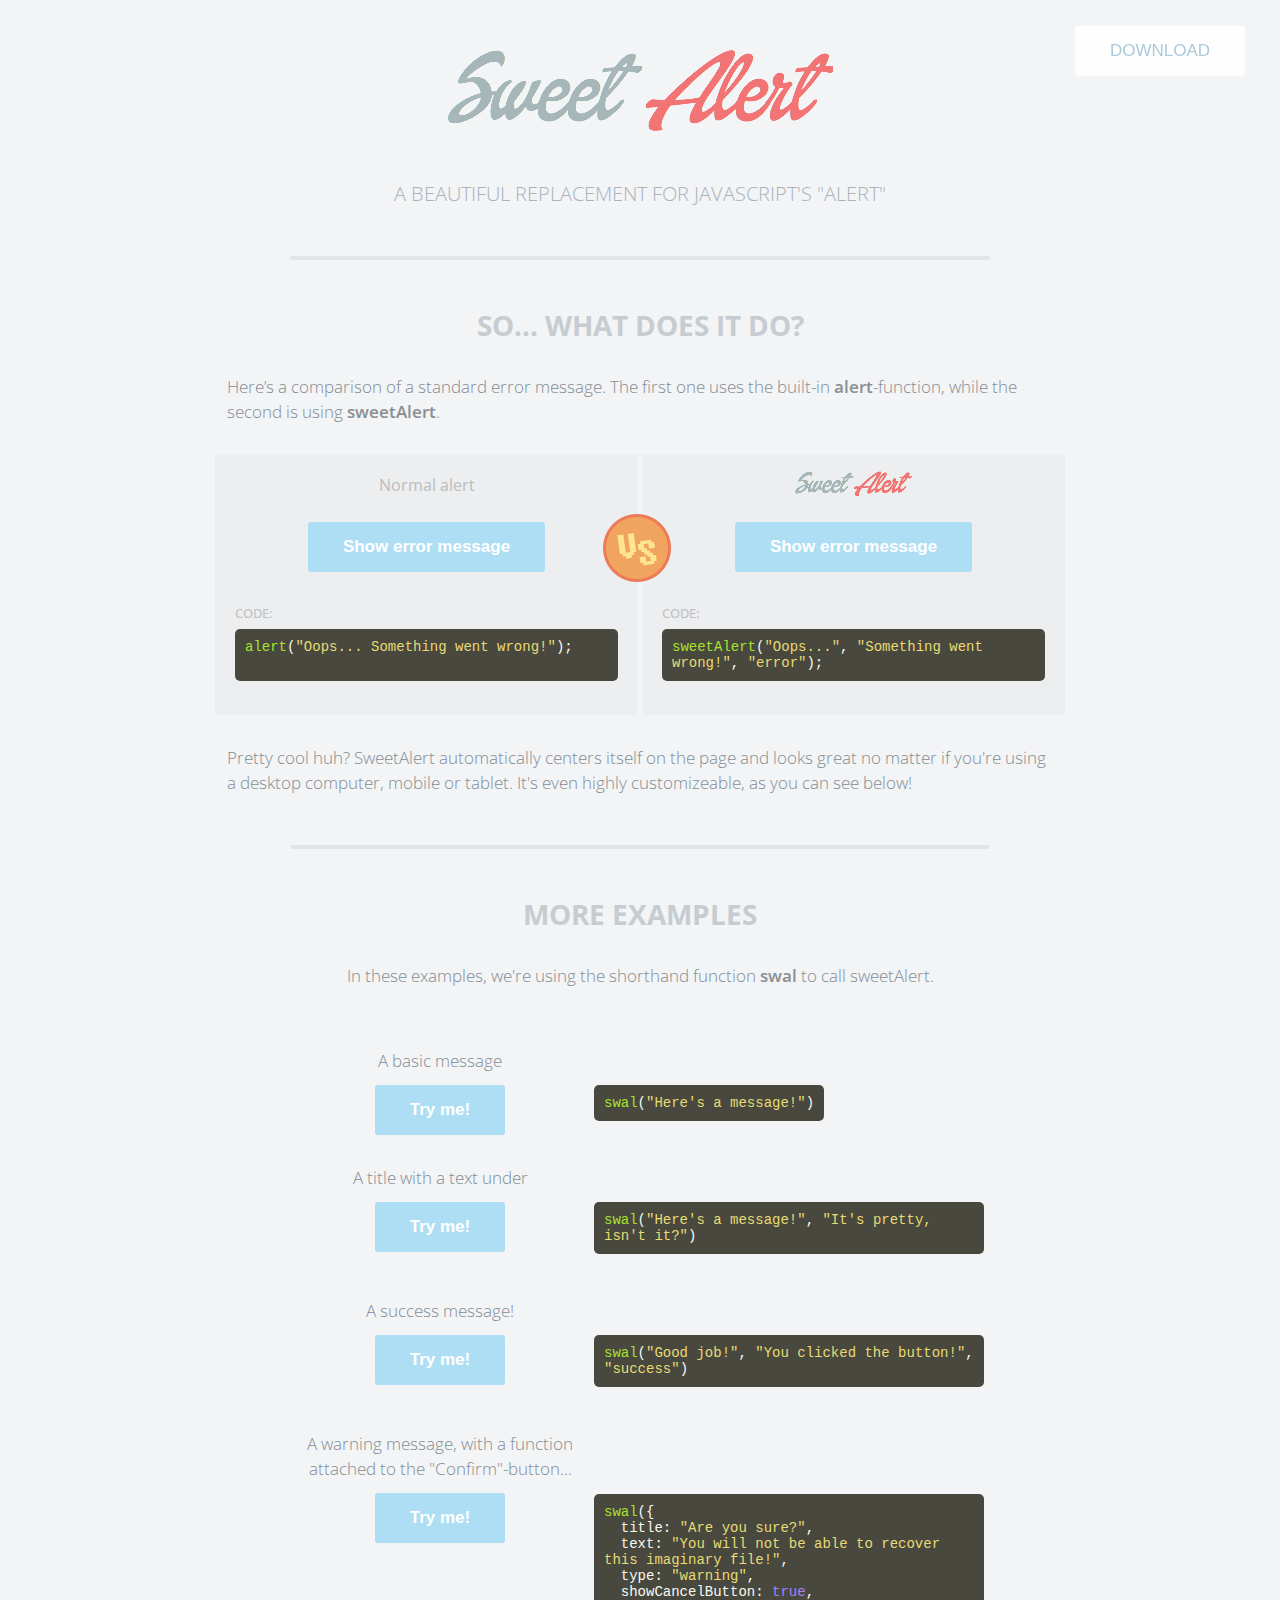
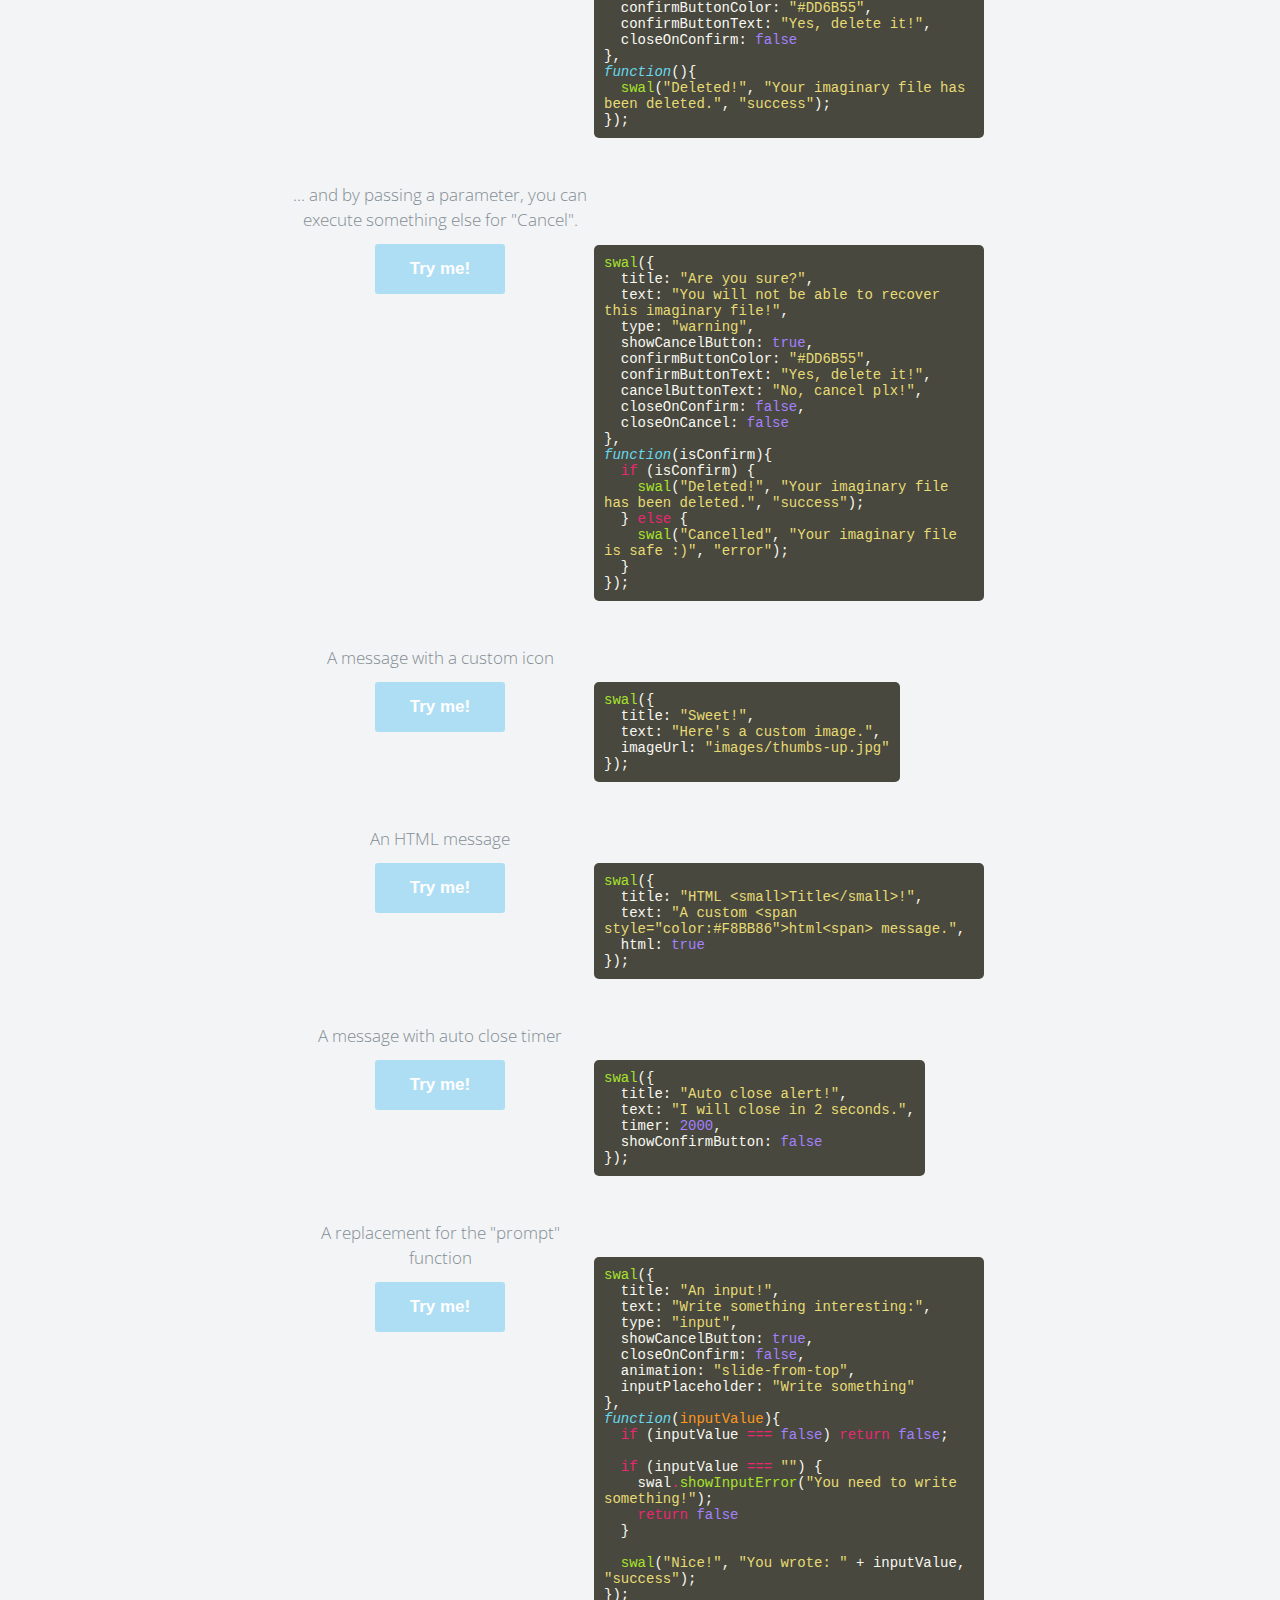
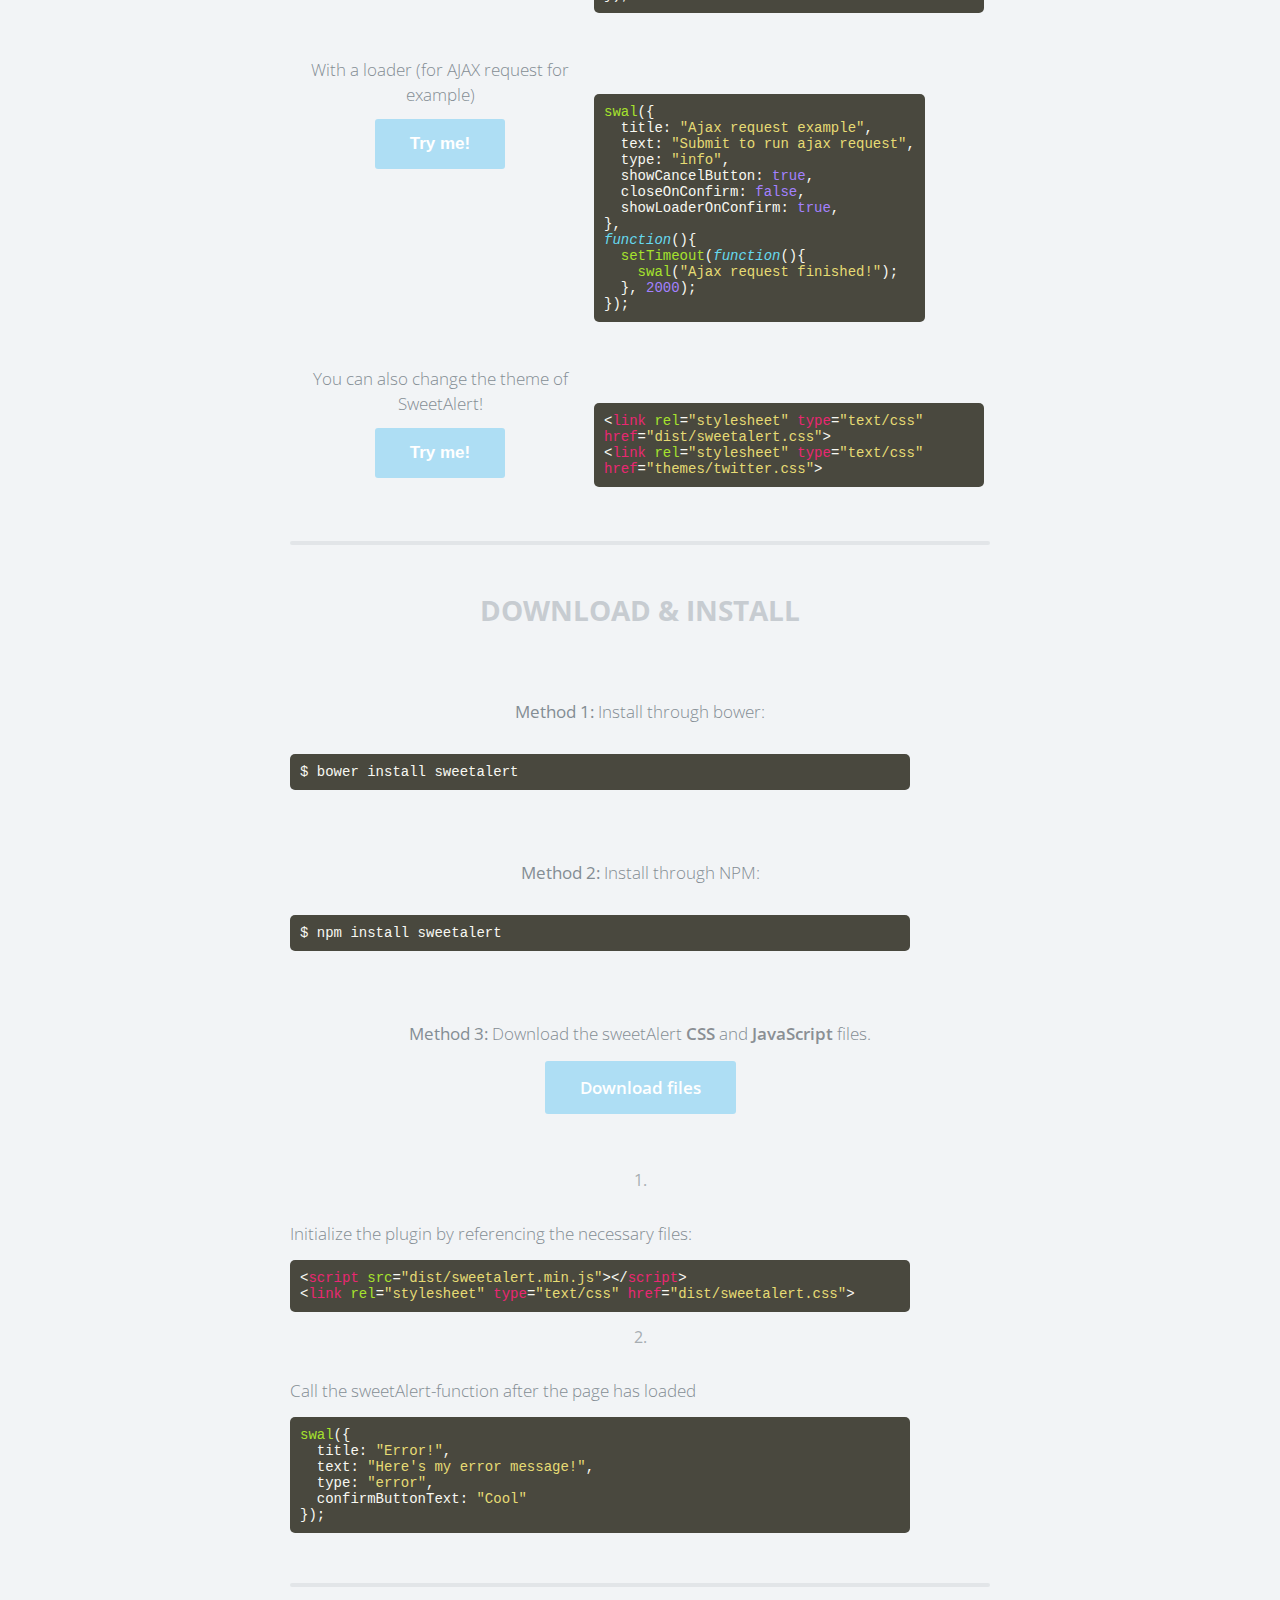
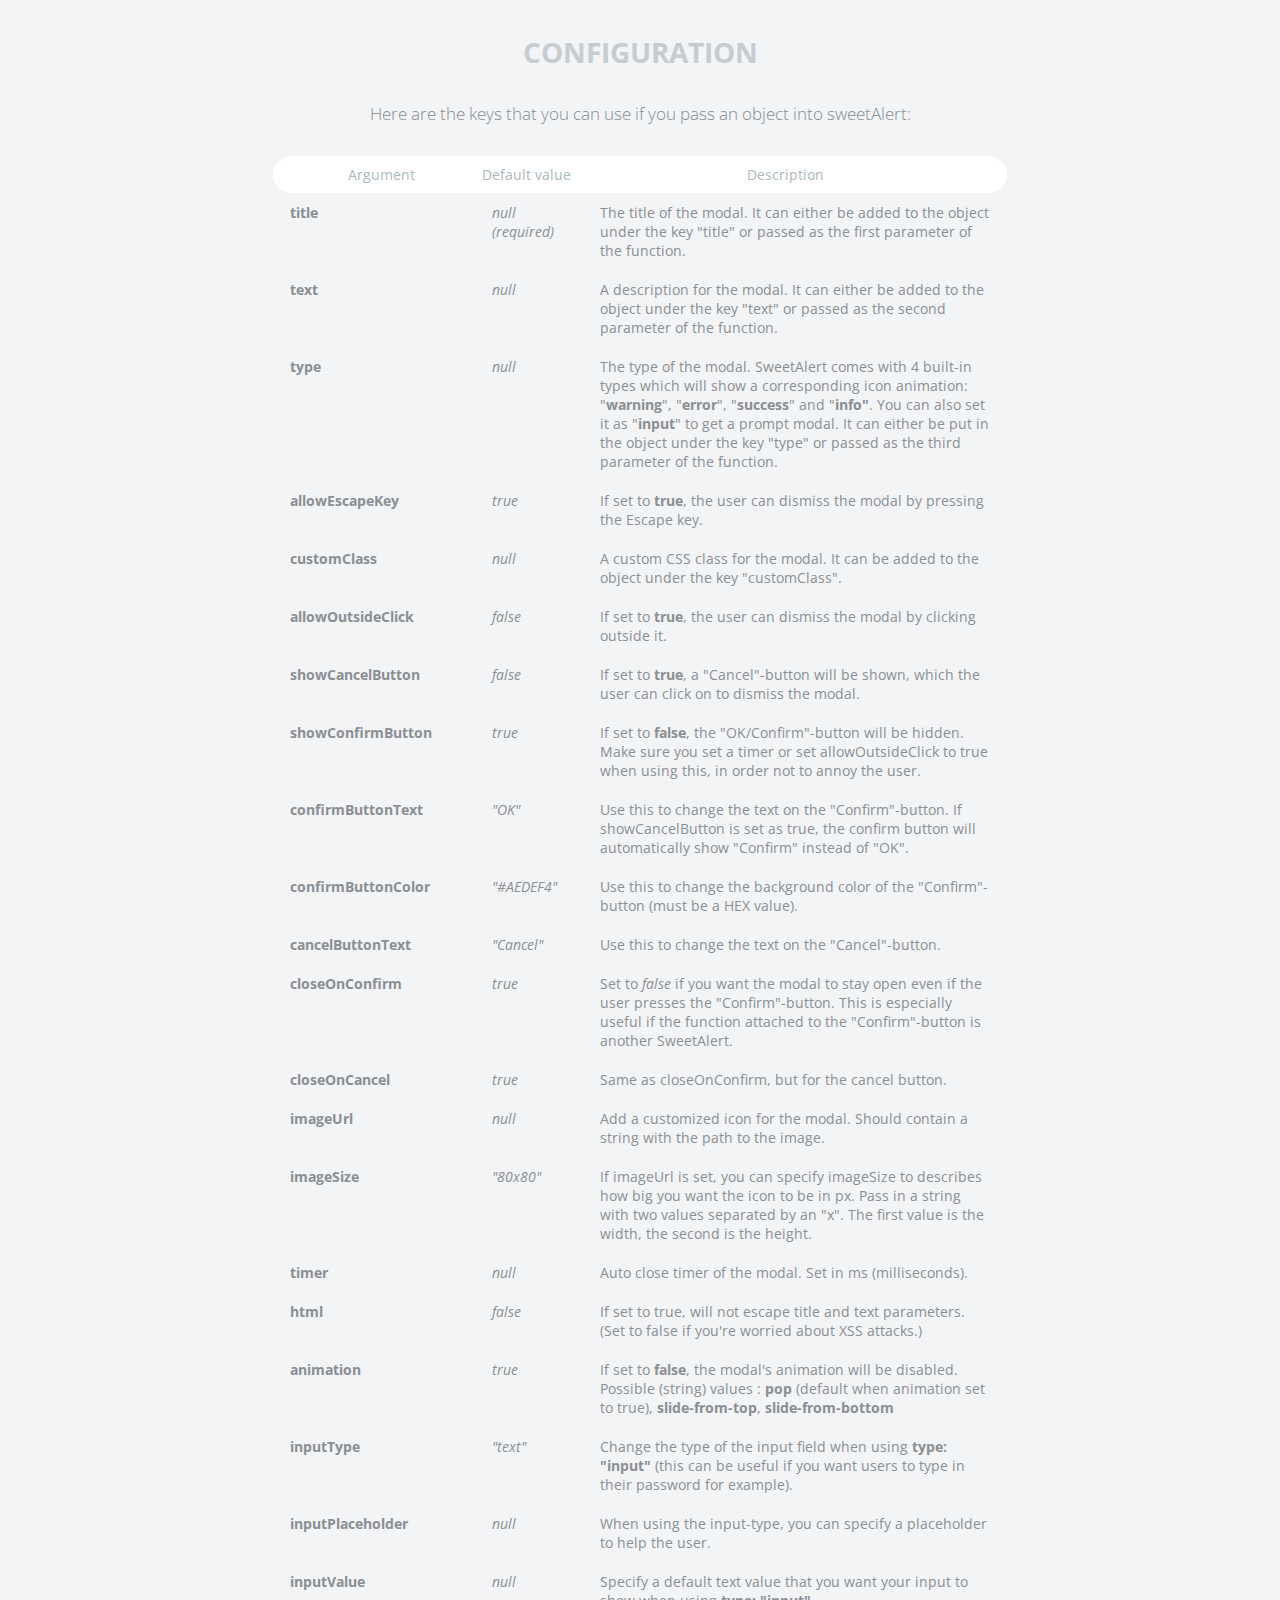
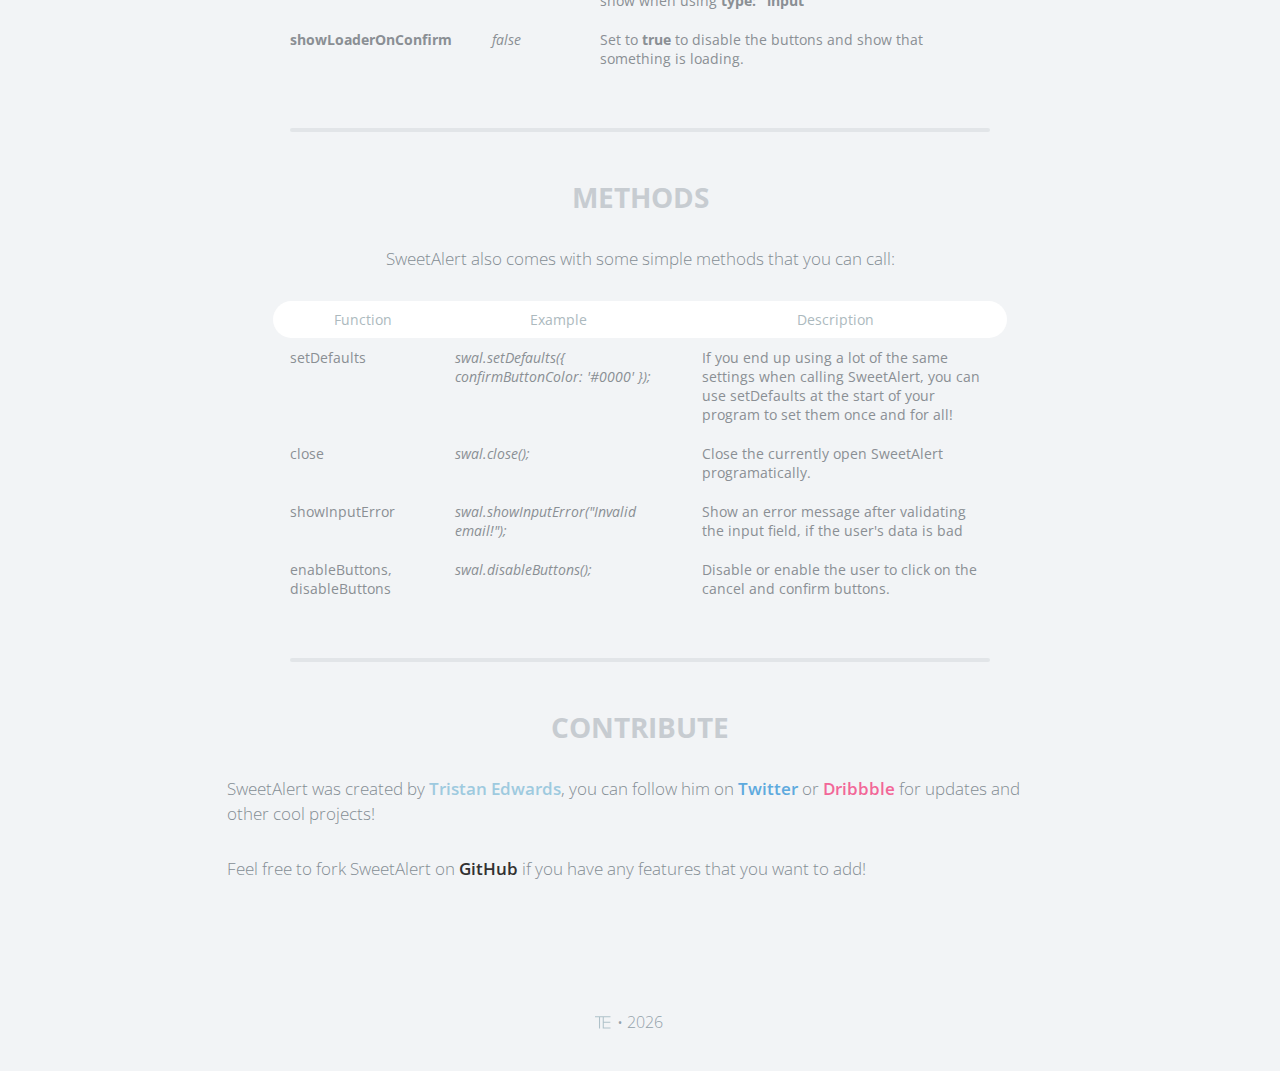
<file: bower_components/sweetalert/index.html>
<!doctype html>

<html>

<head>
  <meta charset="utf-8">
  <meta name="viewport" content="width=device-width, initial-scale=1, maximum-scale=1, user-scalable=0" />
  <title>SweetAlert</title>

  <link rel="stylesheet" href="example/example.css">
  <script src="https://code.jquery.com/jquery-2.1.3.min.js"></script>

  <!-- This is what you need -->
  <script src="dist/sweetalert-dev.js"></script>
  <link rel="stylesheet" href="dist/sweetalert.css">
  <!--.......................-->

</head>

<body>

<h1>Sweet Alert</h1>
<h2>A beautiful replacement for JavaScript's "Alert"</h2>
<button class="download">Download</button>

<!-- What does it do? -->
<h3>So... What does it do?</h3>
<p>Here’s a comparison of a standard error message. The first one uses the built-in <strong>alert</strong>-function, while the second is using <strong>sweetAlert</strong>.</p>

<div class="showcase normal">
	<h4>Normal alert</h4>
	<button>Show error message</button>

	<h5>Code:</h5>
	<pre><span class="attr">alert</span>(<span class="str">"Oops... Something went wrong!"</span>);

	</pre>

	<div class="vs-icon"></div>
</div>

<div class="showcase sweet">
	<h4>Sweet Alert</h4>
	<button>Show error message</button>

	<h5>Code:</h5>
	<pre><span class="attr">sweetAlert</span>(<span class="str">"Oops..."</span>, <span class="str">"Something went wrong!"</span>, <span class="str">"error"</span>);</pre>
</div>

<p>Pretty cool huh? SweetAlert automatically centers itself on the page and looks great no matter if you're using a desktop computer, mobile or tablet. It's even highly customizeable, as you can see below!</p>


<!-- Examples -->
<h3>More examples</h3>

<p class="center">In these examples, we're using the shorthand function <strong>swal</strong> to call sweetAlert.</p>

<ul class="examples">

	<li class="message">
		<div class="ui">
			<p>A basic message</p>
			<button>Try me!</button>
		</div>
		<pre><span class="attr">swal</span>(<span class="str">"Here's a message!"</span>)</pre>
	</li>

	<li class="title-text">
		<div class="ui">
			<p>A title with a text under</p>
			<button>Try me!</button>
		</div>
		<pre><span class="attr">swal</span>(<span class="str">"Here's a message!"</span>, <span class="str">"It's pretty, isn't it?"</span>)</pre>
	</li>

	<li class="success">
		<div class="ui">
			<p>A success message!</p>
			<button>Try me!</button>
		</div>
		<pre><span class="attr">swal</span>(<span class="str">"Good job!"</span>, <span class="str">"You clicked the button!"</span>, <span class="str">"success"</span>)</pre>
	</li>

	<li class="warning confirm">
		<div class="ui">
			<p>A warning message, with a function attached to the "Confirm"-button...</p>
			<button>Try me!</button>
		</div>
		<pre><span class="attr">swal</span>({
&nbsp;&nbsp;title: <span class="str">"Are you sure?"</span>,
&nbsp;&nbsp;text: <span class="str">"You will not be able to recover this imaginary file!"</span>,
&nbsp;&nbsp;type: <span class="str">"warning"</span>,
&nbsp;&nbsp;showCancelButton: <span class="val">true</span>,
&nbsp;&nbsp;confirmButtonColor: <span class="str">"#DD6B55"</span>,
&nbsp;&nbsp;confirmButtonText: <span class="str">"Yes, delete it!"</span>,
&nbsp;&nbsp;closeOnConfirm: <span class="val">false</span>
},
<span class="func"><i>function</i></span>(){
&nbsp;&nbsp;<span class="attr">swal</span>(<span class="str">"Deleted!"</span>, <span class="str">"Your imaginary file has been deleted."</span>, <span class="str">"success"</span>);
});</pre>
	</li>

	<li class="warning cancel">
		<div class="ui">
			<p>... and by passing a parameter, you can execute something else for "Cancel".</p>
			<button>Try me!</button>
		</div>
		<pre><span class="attr">swal</span>({
&nbsp;&nbsp;title: <span class="str">"Are you sure?"</span>,
&nbsp;&nbsp;text: <span class="str">"You will not be able to recover this imaginary file!"</span>,
&nbsp;&nbsp;type: <span class="str">"warning"</span>,
&nbsp;&nbsp;showCancelButton: <span class="val">true</span>,
&nbsp;&nbsp;confirmButtonColor: <span class="str">"#DD6B55"</span>,
&nbsp;&nbsp;confirmButtonText: <span class="str">"Yes, delete it!"</span>,
&nbsp;&nbsp;cancelButtonText: <span class="str">"No, cancel plx!"</span>,
&nbsp;&nbsp;closeOnConfirm: <span class="val">false</span>,
&nbsp;&nbsp;closeOnCancel: <span class="val">false</span>
},
<span class="func"><i>function</i></span>(isConfirm){
&nbsp;&nbsp;<span class="tag">if</span> (isConfirm) {
&nbsp;&nbsp;&nbsp;&nbsp;<span class="attr">swal</span>(<span class="str">"Deleted!"</span>, <span class="str">"Your imaginary file has been deleted."</span>, <span class="str">"success"</span>);
&nbsp;&nbsp;} <span class="tag">else</span> {
	&nbsp;&nbsp;&nbsp;&nbsp;<span class="attr">swal</span>(<span class="str">"Cancelled"</span>, <span class="str">"Your imaginary file is safe :)"</span>, <span class="str">"error"</span>);
&nbsp;&nbsp;}
});</pre>
	</li>

	<li class="custom-icon">
		<div class="ui">
			<p>A message with a custom icon</p>
			<button>Try me!</button>
		</div>
		<pre><span class="attr">swal</span>({
&nbsp;&nbsp;title: <span class="str">"Sweet!"</span>,
&nbsp;&nbsp;text: <span class="str">"Here's a custom image."</span>,
&nbsp;&nbsp;imageUrl: <span class="str">"images/thumbs-up.jpg"</span>
});</pre>
	</li>

	<li class="message-html">
		<div class="ui">
			<p>An HTML message</p>
			<button>Try me!</button>
		</div>
		<pre><span class="attr">swal</span>({
&nbsp;&nbsp;title: <span class="str">"HTML &lt;small&gt;Title&lt;/small&gt;!"</span>,
&nbsp;&nbsp;text: <span class="str">"A custom &lt;span style="color:#F8BB86"&gt;html&lt;span&gt; message."</span>,
&nbsp;&nbsp;html: <span class="val">true</span>
});</pre>
	</li>

	<li class="timer">
		<div class="ui">
			<p>A message with auto close timer</p>
			<button>Try me!</button>
		</div>
		<pre><span class="attr">swal</span>({
&nbsp;&nbsp;title: <span class="str">"Auto close alert!"</span>,
&nbsp;&nbsp;text: <span class="str">"I will close in 2 seconds."</span>,
&nbsp;&nbsp;timer: <span class="val">2000</span>,
&nbsp;&nbsp;showConfirmButton: <span class="val">false</span>
});</pre>
	</li>


	<li class="input">
		<div class="ui">
			<p>A replacement for the "prompt" function</p>
			<button>Try me!</button>
		</div>
		<pre><span class="attr">swal</span>({
&nbsp;&nbsp;title: <span class="str">"An input!"</span>,
&nbsp;&nbsp;text: <span class="str">"Write something interesting:"</span>,
&nbsp;&nbsp;type: <span class="str">"input"</span>,
&nbsp;&nbsp;showCancelButton: <span class="val">true</span>,
&nbsp;&nbsp;closeOnConfirm: <span class="val">false</span>,
&nbsp;&nbsp;animation: <span class="str">"slide-from-top"</span>,
&nbsp;&nbsp;inputPlaceholder: <span class="str">"Write something"</span>
},
<span class="func"><i>function</i></span>(<span class="arg">inputValue</span>){
&nbsp;&nbsp;<span class="tag">if</span> (inputValue <span class="tag">===</span> <span class="val">false</span>) <span class="tag">return</span> <span class="val">false</span>;
&nbsp;&nbsp;
&nbsp;&nbsp;<span class="tag">if</span> (inputValue <span class="tag">===</span> <span class="str">""</span>) {
&nbsp;&nbsp;&nbsp;&nbsp;swal<span class="tag">.</span><span class="attr">showInputError</span>(<span class="str">"You need to write something!"</span>);
&nbsp;&nbsp;&nbsp;&nbsp;<span class="tag">return</span> <span class="val">false</span>
&nbsp;&nbsp;}
&nbsp;&nbsp;
&nbsp;&nbsp;<span class="attr">swal</span>(<span class="str">"Nice!"</span>, <span class="str">"You wrote: "</span> + inputValue, <span class="str">"success"</span>);
});</pre>
	</li>

  <li class="ajax">
    <div class="ui">
			<p>With a loader (for AJAX request for example)</p>
			<button>Try me!</button>
		</div>
		<pre><span class="attr">swal</span>({
&nbsp;&nbsp;title: <span class="str">"Ajax request example"</span>,
&nbsp;&nbsp;text: <span class="str">"Submit to run ajax request"</span>,
&nbsp;&nbsp;type: <span class="str">"info"</span>,
&nbsp;&nbsp;showCancelButton: <span class="val">true</span>,
&nbsp;&nbsp;closeOnConfirm: <span class="val">false</span>,
&nbsp;&nbsp;showLoaderOnConfirm: <span class="val">true</span>,
},
<span class="func"><i>function</i></span>(){
&nbsp;&nbsp;<span class="attr">setTimeout</span>(<span class="func"><i>function</i></span>(){
&nbsp;&nbsp;&nbsp;&nbsp;<span class="attr">swal</span>(<span class="str">"Ajax request finished!"</span>);
&nbsp;&nbsp;}, <span class="val">2000</span>);
});</pre>
	</li>

	<li class="theme">
		<div class="ui">
			<p>You can also change the theme of SweetAlert!</p>
			<button>Try me!</button>
		</div>
		<pre>&lt;<span class="tag">link</span> <span class="attr">rel</span>=<span class="str">"stylesheet"</span> <span class="tag">type</span>=<span class="str">"text/css"</span> <span class="tag">href</span>=<span class="str">"dist/sweetalert.css"</span>&gt;
			&lt;<span class="tag">link</span> <span class="attr">rel</span>=<span class="str">"stylesheet"</span> <span class="tag">type</span>=<span class="str">"text/css"</span> <span class="tag">href</span>=<span class="str">"themes/twitter.css"</span>&gt;</pre>
	</li>

</ul>


<!-- Download & Install -->
<h3 id="download-section">Download & install</h3>

<div class="center-container">
	<p class="center"><b>Method 1:</b> Install through bower:</p>
	<pre class="center">$ bower install sweetalert</pre>
</div>

<div class="center-container">
	<p class="center"><b>Method 2:</b> Install through NPM:</p>
	<pre class="center">$ npm install sweetalert</pre>
</div>

<p class="center"><b>Method 3:</b> Download the sweetAlert <strong>CSS</strong> and <strong>JavaScript</strong> files.</p>

<a class="button" href="https://github.com/t4t5/sweetalert/archive/master.zip" download>Download files</a>

<ol>
	<li>
		<p>Initialize the plugin by referencing the necessary files:</p>
		<pre>&lt;<span class="tag">script</span> <span class="attr">src</span>=<span class="str">"dist/sweetalert.min.js"</span>&gt;&lt;/<span class="tag">script</span>&gt;
&lt;<span class="tag">link</span> <span class="attr">rel</span>=<span class="str">"stylesheet"</span> <span class="tag">type</span>=<span class="str">"text/css"</span> <span class="tag">href</span>=<span class="str">"dist/sweetalert.css"</span>&gt;</pre>
	</li>

	<li>
		<p>Call the sweetAlert-function after the page has loaded</p>
		<pre><span class="attr">swal</span>({
&nbsp;&nbsp;title: <span class="str">"Error!"</span>,
&nbsp;&nbsp;text: <span class="str">"Here's my error message!"</span>,
&nbsp;&nbsp;type: <span class="str">"error"</span>,
&nbsp;&nbsp;confirmButtonText: <span class="str">"Cool"</span>
});
</pre>
	</li>
</ol>



<!-- Configuration -->
<h3>Configuration</h3>

<p class="center">Here are the keys that you can use if you pass an object into sweetAlert:</p>

<table>
	<tr class="titles">
		<th>
			<div class="border-left"></div>
			Argument
		</th>
		<th>Default value</th>
		<th>
			<div class="border-right"></div>
			Description
		</th>
	</tr>
	<tr>
		<td><b>title</b></td>
		<td><i>null (required)</i></td>
		<td>The title of the modal. It can either be added to the object under the key "title" or passed as the first parameter of the function.</td>
	</tr>
	<tr>
		<td><b>text</b></td>
		<td><i>null</i></td>
		<td>A description for the modal. It can either be added to the object under the key "text" or passed as the second parameter of the function.</td>
	</tr>
	<tr>
		<td><b>type</b></td>
		<td><i>null</i></td>
		<td>The type of the modal. SweetAlert comes with 4 built-in types which will show a corresponding icon animation: "<strong>warning</strong>", "<strong>error</strong>", "<strong>success</strong>" and "<strong>info"</strong>. You can also set it as "<strong>input</strong>" to get a prompt modal. It can either be put in the object under the key "type" or passed as the third parameter of the function.</td>
	</tr>
    <tr>
      <td><b>allowEscapeKey</b></td>
      <td><i>true</i></td>
      <td>If set to <strong>true</strong>, the user can dismiss the modal by pressing the Escape key.</td>
    </tr>
	<tr>
		<td><b>customClass</b></td>
		<td><i>null</i></td>
		<td>A custom CSS class for the modal. It can be added to the object under the key "customClass".</td>
	</tr>
	<tr>
		<td><b>allowOutsideClick</b></td>
		<td><i>false</i></td>
		<td>If set to <strong>true</strong>, the user can dismiss the modal by clicking outside it.</td>
	</tr>
	<tr>
		<td><b>showCancelButton</b></td>
		<td><i>false</i></td>
		<td>If set to <strong>true</strong>, a "Cancel"-button will be shown, which the user can click on to dismiss the modal.</td>
	</tr>
	<tr>
		<td><b>showConfirmButton</b></td>
		<td><i>true</i></td>
		<td>If set to <strong>false</strong>, the "OK/Confirm"-button will be hidden. Make sure you set a timer or set allowOutsideClick to true when using this, in order not to annoy the user.</td>
	</tr>
	<tr>
		<td><b>confirmButtonText</b></td>
		<td><i>"OK"</i></td>
		<td>Use this to change the text on the "Confirm"-button. If showCancelButton is set as true, the confirm button will automatically show "Confirm" instead of "OK".</td>
	</tr>
	<tr>
		<td><b>confirmButtonColor</b></td>
		<td><i>"#AEDEF4"</i></td>
		<td>Use this to change the background color of the "Confirm"-button (must be a HEX value).</td>
	</tr>
	<tr>
		<td><b>cancelButtonText</b></td>
		<td><i>"Cancel"</i></td>
		<td>Use this to change the text on the "Cancel"-button.</td>
	</tr>
	<tr>
		<td><b>closeOnConfirm</b></td>
		<td><i>true</i></td>
		<td>Set to <i>false</i> if you want the modal to stay open even if the user presses the "Confirm"-button. This is especially useful if the function attached to the "Confirm"-button is another SweetAlert.</td>
	</tr>
	<tr>
		<td><b>closeOnCancel</b></td>
		<td><i>true</i></td>
		<td>Same as closeOnConfirm, but for the cancel button.</td>
	</tr>
	<tr>
		<td><b>imageUrl</b></td>
		<td><i>null</i></td>
		<td>Add a customized icon for the modal. Should contain a string with the path to the image.</td>
	</tr>
	<tr>
		<td><b>imageSize</b></td>
		<td><i>"80x80"</i></td>
		<td>If imageUrl is set, you can specify imageSize to describes how big you want the icon to be in px. Pass in a string with two values separated by an "x". The first value is the width, the second is the height.</td>
	</tr>
	<tr>
		<td><b>timer</b></td>
		<td><i>null</i></td>
		<td>Auto close timer of the modal. Set in ms (milliseconds).</td>
	</tr>
	<tr>
		<td><b>html</b></td>
		<td><i>false</i></td>
		<td>If set to true, will not escape title and text parameters. (Set to false if you're worried about XSS attacks.)</td>
	</tr>
	<tr>
		<td><b>animation</b></td>
		<td><i>true</i></td>
		<td>If set to <strong>false</strong>, the modal's animation will be disabled. Possible (string) values : <strong>pop</strong> (default when animation set to true), <strong>slide-from-top</strong>, <strong>slide-from-bottom</strong></td>
	</tr>
	<tr>
		<td><b>inputType</b></td>
		<td><i>"text"</i></td>
		<td>Change the type of the input field when using <strong>type: "input"</strong> (this can be useful if you want users to type in their password for example).</td>
	</tr>
	<tr>
		<td><b>inputPlaceholder</b></td>
		<td><i>null</i></td>
		<td>When using the input-type, you can specify a placeholder to help the user.</td>
	</tr>
	<tr>
		<td><b>inputValue</b></td>
		<td><i>null</i></td>
		<td>Specify a default text value that you want your input to show when using <strong>type: "input"</strong></td>
	</tr>
	<tr>
		<td><b>showLoaderOnConfirm</b></td>
		<td><i>false</i></td>
    <td>Set to <strong>true</strong> to disable the buttons and show that something is loading.</td>
	</tr>
</table>


<!-- Methods -->
<h3>Methods</h3>

<p class="center">SweetAlert also comes with some simple methods that you can call:</p>

<table>
	<tr class="titles">
		<th>
			<div class="border-left"></div>
			Function
		</th>
		<th>Example</th>
		<th>
			<div class="border-right"></div>
			Description
		</th>
	</tr>
	<tr>
		<td>setDefaults</td>
		<td><i>swal.setDefaults({ confirmButtonColor: '#0000' });</i></td>
		<td>If you end up using a lot of the same settings when calling SweetAlert, you can use setDefaults at the start of your program to set them once and for all!</td>
	</tr>
	<tr>
		<td>close</td>
		<td><i>swal.close();</i></td>
		<td>Close the currently open SweetAlert programatically.</td>
	</tr>
	<tr>
		<td>showInputError</td>
		<td><i>swal.showInputError("Invalid email!");</i></td>
		<td>Show an error message after validating the input field, if the user's data is bad</td>
	</tr>
	<tr>
		<td>enableButtons, disableButtons</td>
		<td><i>swal.disableButtons();</i></td>
		<td>Disable or enable the user to click on the cancel and confirm buttons.</td>
	</tr>
</table>



<!-- Contribute -->
<h3>Contribute</h3>
<p>SweetAlert was created by <a href="http://tristanedwards.me" target="_blank">Tristan Edwards</a>, you can follow him on <a href="https://twitter.com/t4t5" target="_blank" class="twitter">Twitter</a> or <a href="https://dribbble.com/tristanedwards" target="_blank" class="dribbble">Dribbble</a> for updates and other cool projects!</p>
<p>Feel free to fork SweetAlert on <a href="https://github.com/t4t5/sweetalert" class="github">GitHub</a> if you have any features that you want to add!</p>


<footer>
	<span class="te-logo">TE</span> • <script>document.write(new Date().getFullYear())</script>
</footer>


<script>

document.querySelector('button.download').onclick = function(){
	$("html, body").animate({ scrollTop: $("#download-section").offset().top }, 1000);
};

document.querySelector('.showcase.normal button').onclick = function(){
	alert("Oops... Something went wrong!");
};

document.querySelector('.showcase.sweet button').onclick = function(){
	swal("Oops...", "Something went wrong!", "error");
};

document.querySelector('ul.examples li.message button').onclick = function(){
	swal("Here's a message!");
};

document.querySelector('ul.examples li.timer button').onclick = function(){
	swal({
		title: "Auto close alert!",
		text: "I will close in 2 seconds.",
		timer: 2000,
		showConfirmButton: false
	});
};

document.querySelector('ul.examples li.title-text button').onclick = function(){
	swal("Here's a message!", "It's pretty, isn't it?");
};

document.querySelector('ul.examples li.success button').onclick = function(){
	swal("Good job!", "You clicked the button!", "success");
};

document.querySelector('ul.examples li.warning.confirm button').onclick = function(){
	swal({
		title: "Are you sure?",
		text: "You will not be able to recover this imaginary file!",
		type: "warning",
		showCancelButton: true,
		confirmButtonColor: '#DD6B55',
		confirmButtonText: 'Yes, delete it!',
		closeOnConfirm: false
	},
	function(){
		swal("Deleted!", "Your imaginary file has been deleted!", "success");
	});
};

document.querySelector('ul.examples li.warning.cancel button').onclick = function(){
	swal({
		title: "Are you sure?",
		text: "You will not be able to recover this imaginary file!",
		type: "warning",
		showCancelButton: true,
		confirmButtonColor: '#DD6B55',
		confirmButtonText: 'Yes, delete it!',
		cancelButtonText: "No, cancel plx!",
		closeOnConfirm: false,
		closeOnCancel: false
	},
	function(isConfirm){
    if (isConfirm){
      swal("Deleted!", "Your imaginary file has been deleted!", "success");
    } else {
      swal("Cancelled", "Your imaginary file is safe :)", "error");
    }
	});
};

document.querySelector('ul.examples li.custom-icon button').onclick = function(){
	swal({
		title: "Sweet!",
		text: "Here's a custom image.",
		imageUrl: 'example/images/thumbs-up.jpg'
	});
};

document.querySelector('ul.examples li.message-html button').onclick = function(){
	swal({
		title: "HTML <small>Title</small>!",
		text: 'A custom <span style="color:#F8BB86">html<span> message.',
		html: true
	});
};

document.querySelector('ul.examples li.input button').onclick = function(){
	swal({
		title: "An input!",
		text: 'Write something interesting:',
		type: 'input',
		showCancelButton: true,
		closeOnConfirm: false,
		animation: "slide-from-top",
		inputPlaceholder: "Write something",
	},
	function(inputValue){
		if (inputValue === false) return false;

		if (inputValue === "") {
			swal.showInputError("You need to write something!");
			return false;
		}
    
		swal("Nice!", 'You wrote: ' + inputValue, "success");

	});
};

document.querySelector('ul.examples li.theme button').onclick = function() {
	swal({
		title: "Themes!",
		text: "Here's the Twitter theme for SweetAlert!",
		confirmButtonText: "Cool!",
		customClass: 'twitter'
	});
};

document.querySelector('ul.examples li.ajax button').onclick = function() {
  swal({
    title: 'Ajax request example',
    text: 'Submit to run ajax request',
    type: 'info',
    showCancelButton: true,
    closeOnConfirm: false,
    showLoaderOnConfirm: true,
  }, function(){
    setTimeout(function() {
      swal('Ajax request finished!');
    }, 2000);
  });
};

</script>



</body>

</html>
</file>
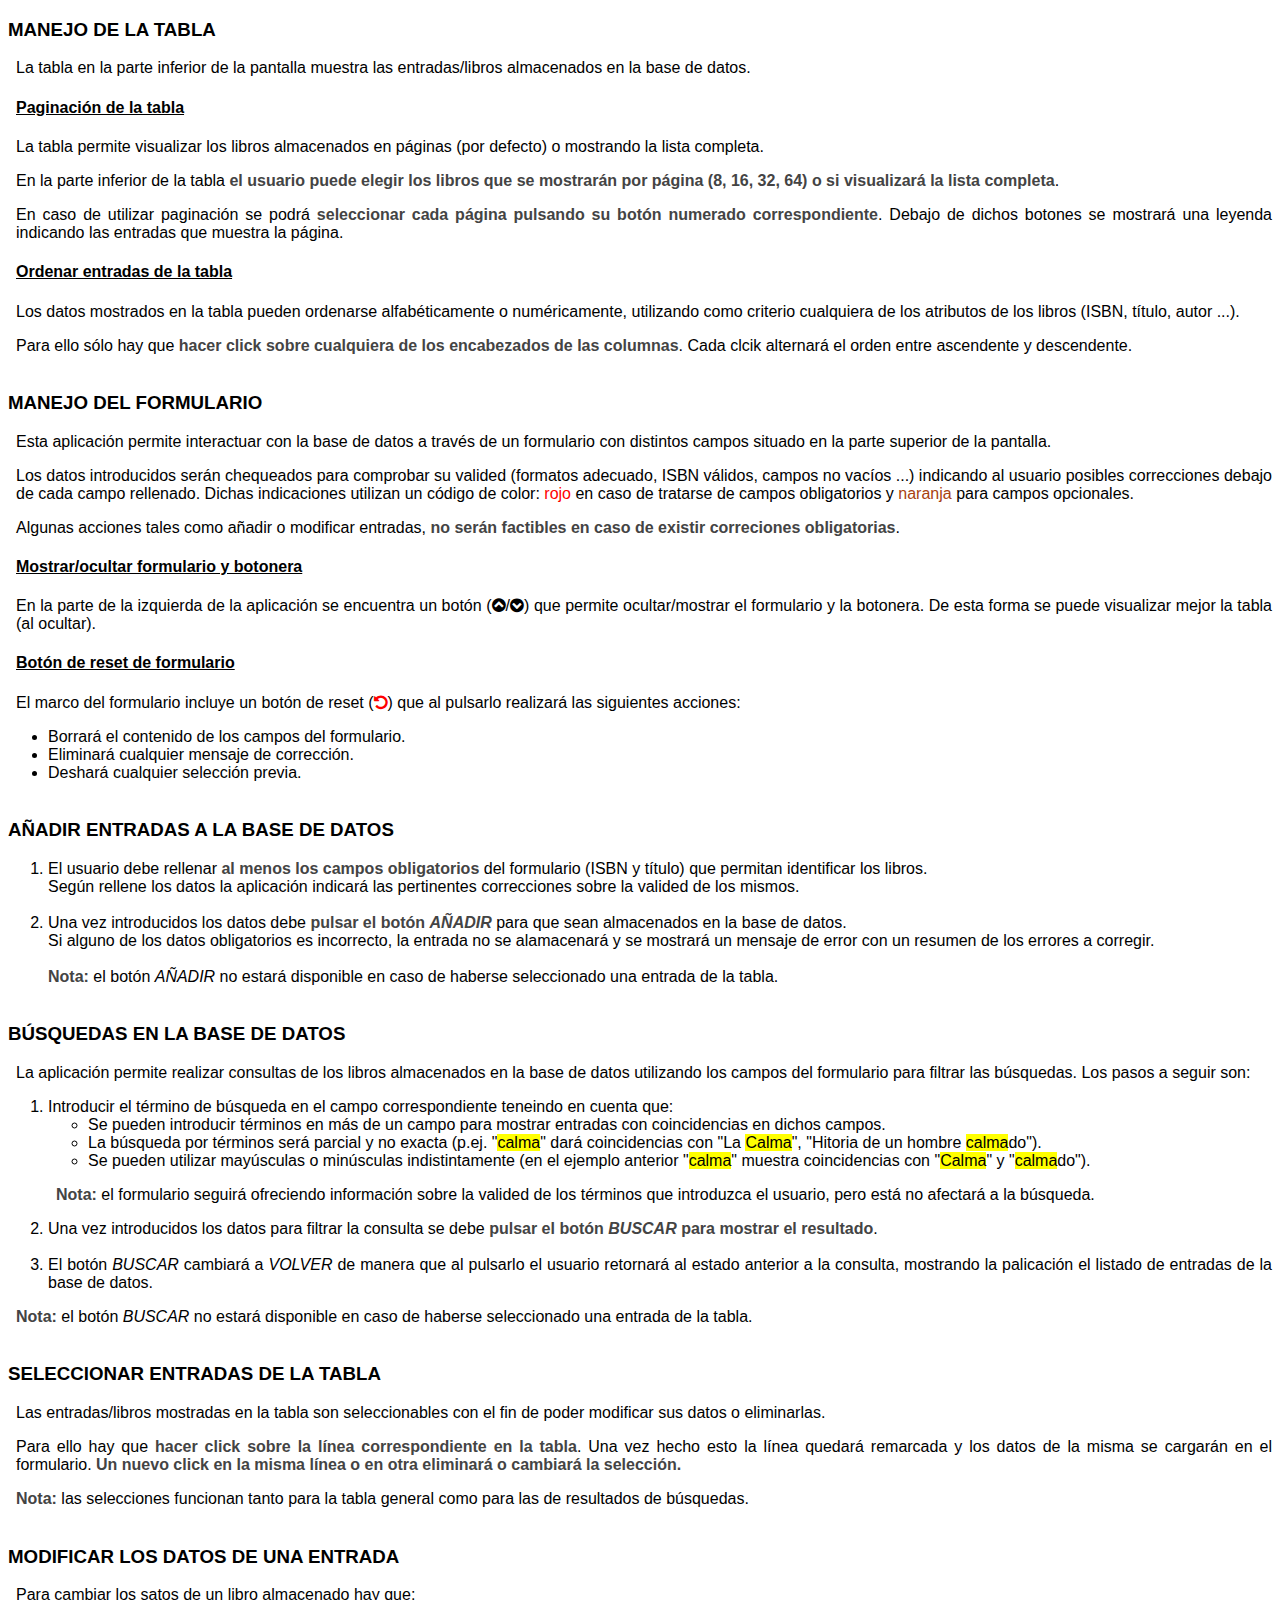
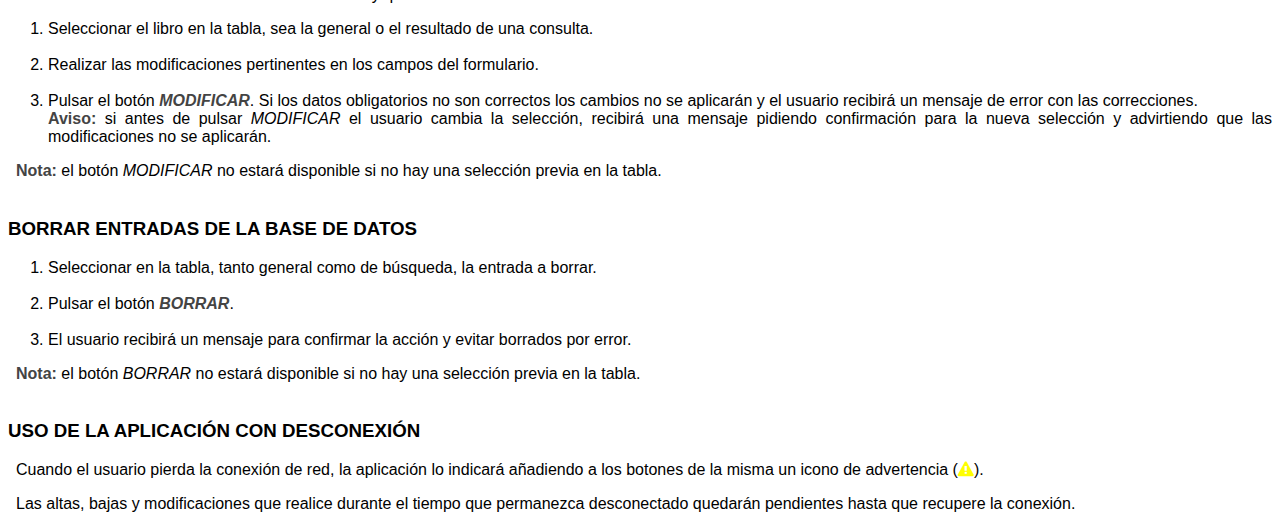
<file: ayuda.html>
<!DOCTYPE html>
<html lang="es">
<head>
	<meta charset="UTF-8">
	<title>Document</title>
	<!-- Enlace a Fontawesome -->
  	<link rel="stylesheet" type="text/css" href="https://maxcdn.bootstrapcdn.com/font-awesome/4.6.3/css/font-awesome.min.css">
	<link rel="stylesheet" href="css/cssayuda.min.css">
</head>
<body>
				<h3>MANEJO DE LA TABLA</h3>
				<p>La tabla en la parte inferior de la pantalla muestra las entradas/libros almacenados en la base de datos.</p>

				<h4>Paginación de la tabla</h4>
				<p>La tabla permite visualizar los libros almacenados en páginas (por defecto) o mostrando la lista completa.</p>
				<p>En la parte inferior de la tabla <strong>el usuario puede elegir los libros que se mostrarán por página (8, 16, 32, 64) o si visualizará la lista completa</strong>.</p>
				<p>En caso de utilizar paginación se podrá <strong>seleccionar cada página pulsando su botón numerado correspondiente</strong>. Debajo de dichos botones se mostrará una leyenda indicando las entradas que muestra la página.</p>

				<h4>Ordenar entradas de la tabla</h4>
				<p>Los datos mostrados en la tabla pueden ordenarse alfabéticamente o numéricamente, utilizando como criterio cualquiera de los atributos de los libros (ISBN, título, autor ...).</p>
				<p>Para ello sólo hay que <strong>hacer click sobre cualquiera de los encabezados de las columnas</strong>. Cada clcik alternará el orden entre ascendente y descendente.</p>

				<h3>MANEJO DEL FORMULARIO</h3>
				<p>Esta aplicación permite interactuar con la base de datos a través de un formulario con distintos campos situado en la parte superior de la pantalla.</p>
				<p>Los datos introducidos serán chequeados para comprobar su valided (formatos adecuado, ISBN válidos, campos no vacíos ...) indicando al usuario posibles correcciones debajo de cada campo rellenado. Dichas indicaciones utilizan un código de color: <span style="color: red;">rojo</span> en caso de tratarse de campos obligatorios y <span style="color: #a8410f;">naranja</span> para campos opcionales.</p>
				<p>Algunas acciones tales como añadir o modificar entradas, <strong>no serán factibles en caso de existir correciones obligatorias</strong>.</p>
				<h4>Mostrar/ocultar formulario y botonera</h4>
				<p>En la parte de la izquierda de la aplicación se encuentra un botón (<i class="fa fa-chevron-circle-up" aria-hidden="true"></i>/<i class="fa fa-chevron-circle-down" aria-hidden="true"></i>) que permite ocultar/mostrar el formulario y la botonera. De esta forma se puede visualizar mejor la tabla (al ocultar).</p>
				<h4>Botón de reset de formulario</h4>
				<p>El marco del formulario incluye un botón de reset (<i  class="fa fa-undo" aria-hidden="true" style="color: red;"></i>) que al pulsarlo realizará las siguientes acciones:</p>
				<ul>
					<li>Borrará el contenido de los campos del formulario.</li>
					<li>Eliminará cualquier mensaje de corrección.</li>
					<li>Deshará cualquier selección previa.</li>
				</ul>

				<h3>AÑADIR ENTRADAS A LA BASE DE DATOS</h3>
				<ol>
					<li>El usuario debe rellenar <strong>al menos los campos obligatorios</strong> del formulario (ISBN y título) que permitan identificar los libros.<br>Según rellene los datos la aplicación indicará las pertinentes correcciones sobre la valided de los mismos. <br> &nbsp;</li>
					<li>Una vez introducidos los datos debe <strong>pulsar el botón <em>AÑADIR</em></strong> para que sean almacenados en la base de datos.<br>Si alguno de los datos obligatorios es incorrecto, la entrada no se alamacenará y se mostrará un mensaje de error con un resumen de los errores a corregir. <br><br><strong>Nota:</strong> el botón <em>AÑADIR</em> no estará disponible en caso de haberse seleccionado una entrada de la tabla.</li>
				</ol>

				<h3>BÚSQUEDAS EN LA BASE DE DATOS</h3>
				<p>La aplicación permite realizar consultas de los libros almacenados en la base de datos utilizando los campos del formulario para filtrar las búsquedas. Los pasos a seguir son:</p>
				<ol>
					<li>Introducir el término de búsqueda en el campo correspondiente teneindo en cuenta que:<br>
						<ul>
							<li>Se pueden introducir términos en más de un campo para mostrar entradas con coincidencias en dichos campos.</li>
							<li>La búsqueda por términos será parcial y no exacta (p.ej. "<mark>calma</mark>" dará coincidencias con "La <mark>Calma</mark>", "Hitoria de un hombre <mark>calma</mark>do").</li>
							<li>Se pueden utilizar mayúsculas o minúsculas indistintamente (en el ejemplo anterior "<mark>calma</mark>" muestra coincidencias con "<mark>Calma</mark>" y "<mark>calma</mark>do").</li>
						</ul>
						<p><strong>Nota:</strong> el formulario seguirá ofreciendo información sobre la valided de los términos que introduzca el usuario, pero está no afectará a la búsqueda.</p>
					</li>
					<li>Una vez introducidos los datos para filtrar la consulta se debe <strong>pulsar el botón <em>BUSCAR</em> para mostrar el resultado</strong>.<br> &nbsp;</li>
					<li>El botón <em>BUSCAR</em> cambiará a <em>VOLVER</em> de manera que al pulsarlo el usuario retornará al estado anterior a la consulta, mostrando la palicación el listado de entradas de la base de datos.</li>
				</ol>
				<p><strong>Nota:</strong> el botón <em>BUSCAR</em> no estará disponible en caso de haberse seleccionado una entrada de la tabla.</p>

				<h3>SELECCIONAR ENTRADAS DE LA TABLA</h3>
				<p>Las entradas/libros mostradas en la tabla son seleccionables con el fin de poder modificar sus datos o eliminarlas.</p>
				<p>Para ello hay que <strong>hacer click sobre la línea correspondiente en la tabla</strong>. Una vez hecho esto la línea quedará remarcada y los datos de la misma se cargarán en el formulario. <strong>Un nuevo click en la misma línea o en otra eliminará o cambiará la selección.</strong></p>
				<p><strong>Nota:</strong> las selecciones funcionan tanto para la tabla general como para las de resultados de búsquedas.</p>

				<h3>MODIFICAR LOS DATOS DE UNA ENTRADA</h3>
				<p>Para cambiar los satos de un libro almacenado hay que:</p>
				<ol>
					<li>Seleccionar el libro en la tabla, sea la general o el resultado de una consulta. <br> &nbsp;</li>
					<li>Realizar las modificaciones pertinentes en los campos del formulario. <br> &nbsp;</li>
					<li>Pulsar el botón <strong><em>MODIFICAR</em></strong>. Si los datos obligatorios no son correctos los cambios no se aplicarán y el usuario recibirá un mensaje de error con las correcciones.<br><strong>Aviso:</strong> si antes de pulsar <em>MODIFICAR</em> el usuario cambia la selección, recibirá una mensaje pidiendo confirmación para la nueva selección y advirtiendo que las modificaciones no se aplicarán.</li>
				</ol>
				<p><strong>Nota:</strong> el botón <em>MODIFICAR</em> no estará disponible si no hay una selección previa en la tabla.</p>

				<h3>BORRAR ENTRADAS DE LA BASE DE DATOS</h3>
				<ol>
					<li>Seleccionar en la tabla, tanto general como de búsqueda, la entrada a borrar.<br> &nbsp;</li>
					<li>Pulsar el botón <strong><em>BORRAR</em></strong>.<br> &nbsp;</li>
					<li>El usuario recibirá un mensaje para confirmar la acción y evitar borrados por error.</li>
				</ol>
				<p><strong>Nota:</strong> el botón <em>BORRAR</em> no estará disponible si no hay una selección previa en la tabla.</p>

				<h3>USO DE LA APLICACIÓN CON DESCONEXIÓN</h3>
				<p>Cuando el usuario pierda la conexión de red, la aplicación lo indicará añadiendo a los botones de la misma un icono de advertencia (<i class="fa fa-exclamation-triangle" aria-hidden="true" style="color: yellow;"></i>).</p>
				<p>Las altas, bajas y modificaciones que realice durante el tiempo que permanezca desconectado quedarán pendientes hasta que recupere la conexión.</p>
</body>
</html>
</file>
<file: bower_components/sweetalert/example/example.css>
@import url(http://fonts.googleapis.com/css?family=Open+Sans:400,600,700,300);
@import url(http://fonts.googleapis.com/css?family=Open+Sans+Condensed:700);
body {
  background-color: #f2f4f6;
  font-family: 'Open Sans', sans-serif;
  text-align: center; }

h1 {
  background-image: url("images/logo_big.png");
  background-image: -webkit-image-set(url("images/logo_big.png") 1x, url("images/logo_big@2x.png") 2x);
  width: 385px;
  height: 81px;
  text-indent: -9999px;
  white-space: nowrap;
  margin: 50px auto; }
  @media all and (max-width: 420px) {
    h1 {
      width: 300px;
      background-size: contain;
      background-repeat: no-repeat;
      background-position: center; } }
  @media all and (max-width: 330px) {
    h1 {
      width: 250px; } }

h2 {
  font-size: 20px;
  color: #A9B2BC;
  line-height: 25px;
  text-transform: uppercase;
  font-weight: 300;
  text-align: center;
  display: block; }

h3 {
  font-size: 28px;
  color: #C7CCD1;
  text-transform: uppercase;
  font-family: 'Open Sans Condensed', sans-serif;
  margin-top: 100px;
  text-align: center;
  position: relative; }
  h3#download-section {
    margin-top: 50px;
    padding-top: 40px; }
  h3::after {
    content: "";
    background-color: #e2e5e8;
    height: 4px;
    width: 700px;
    left: 50%;
    margin-left: -350px;
    position: absolute;
    margin-top: -50px;
    border-radius: 2px; }
    @media all and (max-width: 740px) {
      h3::after {
        width: auto;
        left: 20px;
        right: 20px;
        margin-left: 0; } }

a {
  text-decoration: none; }

p {
  max-width: 826px;
  margin: 30px auto;
  font-size: 17px;
  font-weight: 300;
  color: #848D94;
  line-height: 25px;
  text-align: left; }
  p.center {
    text-align: center; }
  p strong {
    color: #8A8F94;
    font-weight: 600; }
  p a {
    color: #9ECADF;
    font-weight: 600; }
    p a:hover {
      text-decoration: underline; }
    p a.twitter {
      color: #5eaade; }
    p a.dribbble {
      color: #f26798; }
    p a.github {
      color: #323131; }

button, .button {
  background-color: #AEDEF4;
  color: white;
  border: none;
  box-shadow: none;
  font-size: 17px;
  font-weight: 500;
  font-weight: 600;
  border-radius: 3px;
  padding: 15px 35px;
  margin: 26px 5px 0 5px;
  cursor: pointer; }
  button:focus, .button:focus {
    outline: none; }
  button:hover, .button:hover {
    background-color: #a1d9f2; }
  button:active, .button:active {
    background-color: #81ccee; }
  button.cancel, .button.cancel {
    background-color: #D0D0D0; }
    button.cancel:hover, .button.cancel:hover {
      background-color: #c8c8c8; }
    button.cancel:active, .button.cancel:active {
      background-color: #b6b6b6; }
  button.download, .button.download {
    position: fixed;
    right: 30px;
    top: 0;
    background-color: rgba(255, 255, 255, 0.9);
    color: #ABCADA;
    font-weight: 500;
    text-transform: uppercase;
    z-index: 3; }
    @media all and (max-width: 1278px) {
      button.download, .button.download {
        display: none; } }

.center-container {
  max-width: 700px;
  margin: 70px auto; }

pre {
  background-color: #49483e;
  color: #f8f8f2;
  padding: 10px;
  border-radius: 5px;
  white-space: pre-line;
  text-align: left;
  font-size: 14px;
  max-width: 600px; }
  pre .str {
    color: #e6db74; }
  pre .func {
    color: #66d9ef; }
  pre .val {
    color: #a381ff; }
  pre .tag {
    color: #e92772; }
  pre .attr {
    color: #a6e22d; }
  pre .arg {
    color: #fd9720; }

.showcase {
  background-color: #eceef0;
  padding: 20px;
  display: inline-block;
  width: 383px;
  vertical-align: top;
  position: relative; }
  @media all and (max-width: 865px) {
    .showcase {
      margin: 5px auto;
      padding: 46px 20px; } }
  @media all and (max-width: 440px) {
    .showcase {
      width: auto; } }
  .showcase h4 {
    font-size: 16px;
    color: #BCBCBC;
    line-height: 22px;
    margin: 0 auto;
    font-weight: 400; }
  .showcase.sweet h4 {
    width: 117px;
    height: 25px;
    margin-top: -3px;
    text-indent: -9999px;
    background-image: url("images/logo_small.png");
    background-image: -webkit-image-set(url("images/logo_small.png") 1x, url("images/logo_small@2x.png") 2x); }
  .showcase h5 {
    margin-bottom: -7px;
    text-align: left;
    font-weight: 500;
    text-transform: uppercase;
    color: #c2c2c2; }
  .showcase button {
    margin-bottom: 10px; }
  .showcase .vs-icon {
    background-image: url("images/vs_icon.png");
    background-image: -webkit-image-set(url("images/vs_icon.png") 1x, url("images/vs_icon@2x.png") 2x);
    width: 69px;
    height: 69px;
    position: absolute;
    right: -34px;
    top: 60px;
    z-index: 2; }
    @media all and (max-width: 865px) {
      .showcase .vs-icon {
        margin: 5px auto;
        right: auto;
        left: 50%;
        margin-left: -35px;
        top: auto;
        bottom: -35px; } }

ul.examples {
  list-style-type: none;
  width: 700px;
  margin: 0 auto;
  text-align: left;
  padding-left: 0; }
  @media all and (max-width: 758px) {
    ul.examples {
      width: auto; } }
  ul.examples li {
    padding-left: 0; }
  ul.examples .ui, ul.examples pre {
    display: inline-block;
    vertical-align: top; }
    @media all and (max-width: 758px) {
      ul.examples .ui, ul.examples pre {
        display: block;
        max-width: none;
        margin: 0 auto; } }
  ul.examples .ui {
    width: 300px;
    text-align: center; }
    ul.examples .ui button {
      margin-top: 12px; }
    ul.examples .ui p {
      text-align: center;
      margin-bottom: 0; }
  ul.examples pre {
    max-width: 370px;
    margin-top: 67px; }
    @media all and (max-width: 758px) {
      ul.examples pre {
        margin-top: 16px !important;
        margin-bottom: 60px; } }
  ul.examples .warning pre {
    margin-top: 93px; }

ol {
  max-width: 700px;
  margin: 70px auto;
  list-style-position: inside;
  padding-left: 0; }
  ol li {
    color: #A7ADB2; }
    ol li p {
      margin-bottom: 10px; }

table {
  width: 700px;
  font-size: 14px;
  color: #8a8f94;
  margin: 10px auto;
  text-align: left;
  border-collapse: collapse; }
  @media all and (max-width: 750px) {
    table {
      width: auto;
      margin: 10px 20px; } }
  table th {
    background-color: white;
    padding: 9px;
    color: #acb9be;
    font-weight: 400;
    text-align: center;
    position: relative; }
    table th .border-left, table th .border-right {
      position: absolute;
      background-color: white;
      border-radius: 50%;
      top: 0;
      left: -17px;
      width: 37px;
      height: 37px; }
    table th .border-right {
      left: auto;
      right: -17px; }
    @media all and (max-width: 750px) {
      table th:nth-child(2) {
        display: none; } }
  table td {
    padding: 10px 20px;
    vertical-align: top; }
    table td:first-child {
      padding-left: 0px; }
    table td:last-child {
      padding-right: 0px; }
    @media all and (max-width: 750px) {
      table td:nth-child(2) {
        display: none; } }
    @media all and (max-width: 360px) {
      table td {
        padding: 10px 4px; }
        table td b {
          font-size: 13px; } }

footer {
  margin-top: 100px;
  padding-bottom: 30px;
  color: #9A999F;
  display: inline-block;
  position: relative;
  color: gray;
  font-weight: 400;
  color: #93a1aa;
  font-weight: 300; }
  footer .te-logo {
    text-indent: -99999px;
    background-size: contain;
    background-repeat: no-repeat;
    background-position: center center;
    height: 16px;
    width: 16px;
    display: inline-block;
    margin-right: 5px;
    background-image: url("images/te-logo-small.svg");
    position: absolute;
    left: -22px;
    top: 3px; }

.sweet-alert.twitter {
  font-family: "Helvetica Neue", Helvetica, Arial, sans-serif;
  padding: 15px;
  padding-top: 55px;
  text-align: right;
  border-radius: 6px;
  box-shadow: 0px 0px 0px 1px rgba(0, 0, 0, 0.11), 0px 6px 30px rgba(0, 0, 0, 0.14); }
  .sweet-alert.twitter ~ .sweet-overlay {
    background: rgba(41, 47, 51, 0.9); }
  .sweet-alert.twitter h2 {
    position: absolute;
    top: 0;
    left: 0;
    right: 0;
    height: 40px;
    line-height: 40px;
    font-size: 16px;
    font-weight: 400;
    color: #8899a6;
    margin: 0;
    color: #66757f;
    border-bottom: 1px solid #e1e8ed; }
  .sweet-alert.twitter p {
    display: block;
    text-align: center;
    color: #66757f;
    font-weight: 400;
    font-size: 13px;
    margin-top: 7px; }
  .sweet-alert.twitter .sa-button-container {
    background-color: #f5f8fa;
    border-top: 1px solid #e1e8ed;
    box-shadow: 0px -1px 0px white;
    margin: -15px;
    margin-top: 0; }
  .sweet-alert.twitter[data-has-confirm-button=false][data-has-cancel-button=false] {
    padding-bottom: 10px; }
    .sweet-alert.twitter[data-has-confirm-button=false][data-has-cancel-button=false] .sa-button-container {
      display: none; }
  .sweet-alert.twitter button {
    border-radius: 2px;
    box-shadow: none !important;
    text-shadow: 0px -1px 0px rgba(0, 0, 0, 0.3);
    margin: 17px 0px;
    border-radius: 4px;
    font-size: 14px;
    font-weight: 600;
    padding: 8px 16px;
    position: relative; }
    .sweet-alert.twitter button:focus, .sweet-alert.twitter button.cancel:focus {
      box-shadow: none !important; }
      .sweet-alert.twitter button:focus::before, .sweet-alert.twitter button.cancel:focus::before {
        content: "";
        position: absolute;
        left: -5px;
        top: -5px;
        right: -5px;
        bottom: -5px;
        border: 2px solid #a5b0b4;
        border-radius: 8px; }
    .sweet-alert.twitter button.confirm {
      background-color: #55acee !important;
      background-image: linear-gradient(transparent, rgba(0, 0, 0, 0.05));
      -ms-filter: "progid:DXImageTransform.Microsoft.gradient(startColorstr=#00000000, endColorstr=#0C000000)";
      border: 1px solid #3b88c3;
      box-shadow: inset 0 1px 0 rgba(255, 255, 255, 0.15);
      margin-right: 15px; }
      .sweet-alert.twitter button.confirm:hover {
        background-color: #55acee;
        background-image: linear-gradient(transparent, rgba(0, 0, 0, 0.15));
        -ms-filter: "progid:DXImageTransform.Microsoft.gradient(startColorstr=#00000000, endColorstr=#26000000)";
        border-color: #3b88c3; }
    .sweet-alert.twitter button.cancel {
      color: #66757e;
      background-color: #f5f8fa;
      background-image: linear-gradient(#fff, #f5f8fa);
      text-shadow: 0px -1px 0px white;
      margin-right: 9px;
      border: 1px solid #e1e8ed; }
      .sweet-alert.twitter button.cancel:hover, .sweet-alert.twitter button.cancel:focus:hover {
        background-color: #e1e8ed;
        background-image: linear-gradient(#fff, #e1e8ed);
        -ms-filter: "progid:DXImageTransform.Microsoft.gradient(enabled=false)";
        border-color: #e1e8ed; }
      .sweet-alert.twitter button.cancel:focus {
        background: #fff;
        border-color: #fff; }
  .sweet-alert.twitter .sa-icon {
    transform: scale(0.72);
    margin-bottom: -2px;
    margin-top: -10px; }
  .sweet-alert.twitter input {
    border: 1px solid #e1e8ed;
    border-radius: 3px;
    padding: 10px 7px;
    height: auto;
    box-shadow: none;
    font-size: 13px;
    margin: 10px 0; }
    .sweet-alert.twitter input:focus {
      border-color: #94A1A6;
      box-shadow: inset 0 0 0 1px rgba(77, 99, 107, 0.7); }
  .sweet-alert.twitter fieldset .sa-input-error {
    display: none; }
  .sweet-alert.twitter .sa-error-container {
    text-align: center;
    border: none;
    background-color: #fbedc0;
    margin-bottom: 6px; }
    .sweet-alert.twitter .sa-error-container.show {
      border: 1px solid #f0e1b9; }
    .sweet-alert.twitter .sa-error-container .icon {
      display: none; }
    .sweet-alert.twitter .sa-error-container p {
      color: #292f33;
      font-weight: 600;
      margin-top: 0; }
</file>
<file: bower_components/sweetalert/dist/sweetalert.css>
body.stop-scrolling {
  height: 100%;
  overflow: hidden; }

.sweet-overlay {
  background-color: black;
  /* IE8 */
  -ms-filter: "progid:DXImageTransform.Microsoft.Alpha(Opacity=40)";
  /* IE8 */
  background-color: rgba(0, 0, 0, 0.4);
  position: fixed;
  left: 0;
  right: 0;
  top: 0;
  bottom: 0;
  display: none;
  z-index: 10000; }

.sweet-alert {
  background-color: white;
  font-family: 'Open Sans', 'Helvetica Neue', Helvetica, Arial, sans-serif;
  width: 478px;
  padding: 17px;
  border-radius: 5px;
  text-align: center;
  position: fixed;
  left: 50%;
  top: 50%;
  margin-left: -256px;
  margin-top: -200px;
  overflow: hidden;
  display: none;
  z-index: 99999; }
  @media all and (max-width: 540px) {
    .sweet-alert {
      width: auto;
      margin-left: 0;
      margin-right: 0;
      left: 15px;
      right: 15px; } }
  .sweet-alert h2 {
    color: #575757;
    font-size: 30px;
    text-align: center;
    font-weight: 600;
    text-transform: none;
    position: relative;
    margin: 25px 0;
    padding: 0;
    line-height: 40px;
    display: block; }
  .sweet-alert p {
    color: #797979;
    font-size: 16px;
    text-align: center;
    font-weight: 300;
    position: relative;
    text-align: inherit;
    float: none;
    margin: 0;
    padding: 0;
    line-height: normal; }
  .sweet-alert fieldset {
    border: none;
    position: relative; }
  .sweet-alert .sa-error-container {
    background-color: #f1f1f1;
    margin-left: -17px;
    margin-right: -17px;
    overflow: hidden;
    padding: 0 10px;
    max-height: 0;
    webkit-transition: padding 0.15s, max-height 0.15s;
    transition: padding 0.15s, max-height 0.15s; }
    .sweet-alert .sa-error-container.show {
      padding: 10px 0;
      max-height: 100px;
      webkit-transition: padding 0.2s, max-height 0.2s;
      transition: padding 0.25s, max-height 0.25s; }
    .sweet-alert .sa-error-container .icon {
      display: inline-block;
      width: 24px;
      height: 24px;
      border-radius: 50%;
      background-color: #ea7d7d;
      color: white;
      line-height: 24px;
      text-align: center;
      margin-right: 3px; }
    .sweet-alert .sa-error-container p {
      display: inline-block; }
  .sweet-alert .sa-input-error {
    position: absolute;
    top: 29px;
    right: 26px;
    width: 20px;
    height: 20px;
    opacity: 0;
    -webkit-transform: scale(0.5);
    transform: scale(0.5);
    -webkit-transform-origin: 50% 50%;
    transform-origin: 50% 50%;
    -webkit-transition: all 0.1s;
    transition: all 0.1s; }
    .sweet-alert .sa-input-error::before, .sweet-alert .sa-input-error::after {
      content: "";
      width: 20px;
      height: 6px;
      background-color: #f06e57;
      border-radius: 3px;
      position: absolute;
      top: 50%;
      margin-top: -4px;
      left: 50%;
      margin-left: -9px; }
    .sweet-alert .sa-input-error::before {
      -webkit-transform: rotate(-45deg);
      transform: rotate(-45deg); }
    .sweet-alert .sa-input-error::after {
      -webkit-transform: rotate(45deg);
      transform: rotate(45deg); }
    .sweet-alert .sa-input-error.show {
      opacity: 1;
      -webkit-transform: scale(1);
      transform: scale(1); }
  .sweet-alert input {
    width: 100%;
    box-sizing: border-box;
    border-radius: 3px;
    border: 1px solid #d7d7d7;
    height: 43px;
    margin-top: 10px;
    margin-bottom: 17px;
    font-size: 18px;
    box-shadow: inset 0px 1px 1px rgba(0, 0, 0, 0.06);
    padding: 0 12px;
    display: none;
    -webkit-transition: all 0.3s;
    transition: all 0.3s; }
    .sweet-alert input:focus {
      outline: none;
      box-shadow: 0px 0px 3px #c4e6f5;
      border: 1px solid #b4dbed; }
      .sweet-alert input:focus::-moz-placeholder {
        transition: opacity 0.3s 0.03s ease;
        opacity: 0.5; }
      .sweet-alert input:focus:-ms-input-placeholder {
        transition: opacity 0.3s 0.03s ease;
        opacity: 0.5; }
      .sweet-alert input:focus::-webkit-input-placeholder {
        transition: opacity 0.3s 0.03s ease;
        opacity: 0.5; }
    .sweet-alert input::-moz-placeholder {
      color: #bdbdbd; }
    .sweet-alert input:-ms-input-placeholder {
      color: #bdbdbd; }
    .sweet-alert input::-webkit-input-placeholder {
      color: #bdbdbd; }
  .sweet-alert.show-input input {
    display: block; }
  .sweet-alert .sa-confirm-button-container {
    display: inline-block;
    position: relative; }
  .sweet-alert .la-ball-fall {
    position: absolute;
    left: 50%;
    top: 50%;
    margin-left: -27px;
    margin-top: 4px;
    opacity: 0;
    visibility: hidden; }
  .sweet-alert button {
    background-color: #8CD4F5;
    color: white;
    border: none;
    box-shadow: none;
    font-size: 17px;
    font-weight: 500;
    -webkit-border-radius: 4px;
    border-radius: 5px;
    padding: 10px 32px;
    margin: 26px 5px 0 5px;
    cursor: pointer; }
    .sweet-alert button:focus {
      outline: none;
      box-shadow: 0 0 2px rgba(128, 179, 235, 0.5), inset 0 0 0 1px rgba(0, 0, 0, 0.05); }
    .sweet-alert button:hover {
      background-color: #7ecff4; }
    .sweet-alert button:active {
      background-color: #5dc2f1; }
    .sweet-alert button.cancel {
      background-color: #C1C1C1; }
      .sweet-alert button.cancel:hover {
        background-color: #b9b9b9; }
      .sweet-alert button.cancel:active {
        background-color: #a8a8a8; }
      .sweet-alert button.cancel:focus {
        box-shadow: rgba(197, 205, 211, 0.8) 0px 0px 2px, rgba(0, 0, 0, 0.0470588) 0px 0px 0px 1px inset !important; }
    .sweet-alert button[disabled] {
      opacity: .6;
      cursor: default; }
    .sweet-alert button.confirm[disabled] {
      color: transparent; }
      .sweet-alert button.confirm[disabled] ~ .la-ball-fall {
        opacity: 1;
        visibility: visible;
        transition-delay: 0s; }
    .sweet-alert button::-moz-focus-inner {
      border: 0; }
  .sweet-alert[data-has-cancel-button=false] button {
    box-shadow: none !important; }
  .sweet-alert[data-has-confirm-button=false][data-has-cancel-button=false] {
    padding-bottom: 40px; }
  .sweet-alert .sa-icon {
    width: 80px;
    height: 80px;
    border: 4px solid gray;
    -webkit-border-radius: 40px;
    border-radius: 40px;
    border-radius: 50%;
    margin: 20px auto;
    padding: 0;
    position: relative;
    box-sizing: content-box; }
    .sweet-alert .sa-icon.sa-error {
      border-color: #F27474; }
      .sweet-alert .sa-icon.sa-error .sa-x-mark {
        position: relative;
        display: block; }
      .sweet-alert .sa-icon.sa-error .sa-line {
        position: absolute;
        height: 5px;
        width: 47px;
        background-color: #F27474;
        display: block;
        top: 37px;
        border-radius: 2px; }
        .sweet-alert .sa-icon.sa-error .sa-line.sa-left {
          -webkit-transform: rotate(45deg);
          transform: rotate(45deg);
          left: 17px; }
        .sweet-alert .sa-icon.sa-error .sa-line.sa-right {
          -webkit-transform: rotate(-45deg);
          transform: rotate(-45deg);
          right: 16px; }
    .sweet-alert .sa-icon.sa-warning {
      border-color: #F8BB86; }
      .sweet-alert .sa-icon.sa-warning .sa-body {
        position: absolute;
        width: 5px;
        height: 47px;
        left: 50%;
        top: 10px;
        -webkit-border-radius: 2px;
        border-radius: 2px;
        margin-left: -2px;
        background-color: #F8BB86; }
      .sweet-alert .sa-icon.sa-warning .sa-dot {
        position: absolute;
        width: 7px;
        height: 7px;
        -webkit-border-radius: 50%;
        border-radius: 50%;
        margin-left: -3px;
        left: 50%;
        bottom: 10px;
        background-color: #F8BB86; }
    .sweet-alert .sa-icon.sa-info {
      border-color: #C9DAE1; }
      .sweet-alert .sa-icon.sa-info::before {
        content: "";
        position: absolute;
        width: 5px;
        height: 29px;
        left: 50%;
        bottom: 17px;
        border-radius: 2px;
        margin-left: -2px;
        background-color: #C9DAE1; }
      .sweet-alert .sa-icon.sa-info::after {
        content: "";
        position: absolute;
        width: 7px;
        height: 7px;
        border-radius: 50%;
        margin-left: -3px;
        top: 19px;
        background-color: #C9DAE1; }
    .sweet-alert .sa-icon.sa-success {
      border-color: #A5DC86; }
      .sweet-alert .sa-icon.sa-success::before, .sweet-alert .sa-icon.sa-success::after {
        content: '';
        -webkit-border-radius: 40px;
        border-radius: 40px;
        border-radius: 50%;
        position: absolute;
        width: 60px;
        height: 120px;
        background: white;
        -webkit-transform: rotate(45deg);
        transform: rotate(45deg); }
      .sweet-alert .sa-icon.sa-success::before {
        -webkit-border-radius: 120px 0 0 120px;
        border-radius: 120px 0 0 120px;
        top: -7px;
        left: -33px;
        -webkit-transform: rotate(-45deg);
        transform: rotate(-45deg);
        -webkit-transform-origin: 60px 60px;
        transform-origin: 60px 60px; }
      .sweet-alert .sa-icon.sa-success::after {
        -webkit-border-radius: 0 120px 120px 0;
        border-radius: 0 120px 120px 0;
        top: -11px;
        left: 30px;
        -webkit-transform: rotate(-45deg);
        transform: rotate(-45deg);
        -webkit-transform-origin: 0px 60px;
        transform-origin: 0px 60px; }
      .sweet-alert .sa-icon.sa-success .sa-placeholder {
        width: 80px;
        height: 80px;
        border: 4px solid rgba(165, 220, 134, 0.2);
        -webkit-border-radius: 40px;
        border-radius: 40px;
        border-radius: 50%;
        box-sizing: content-box;
        position: absolute;
        left: -4px;
        top: -4px;
        z-index: 2; }
      .sweet-alert .sa-icon.sa-success .sa-fix {
        width: 5px;
        height: 90px;
        background-color: white;
        position: absolute;
        left: 28px;
        top: 8px;
        z-index: 1;
        -webkit-transform: rotate(-45deg);
        transform: rotate(-45deg); }
      .sweet-alert .sa-icon.sa-success .sa-line {
        height: 5px;
        background-color: #A5DC86;
        display: block;
        border-radius: 2px;
        position: absolute;
        z-index: 2; }
        .sweet-alert .sa-icon.sa-success .sa-line.sa-tip {
          width: 25px;
          left: 14px;
          top: 46px;
          -webkit-transform: rotate(45deg);
          transform: rotate(45deg); }
        .sweet-alert .sa-icon.sa-success .sa-line.sa-long {
          width: 47px;
          right: 8px;
          top: 38px;
          -webkit-transform: rotate(-45deg);
          transform: rotate(-45deg); }
    .sweet-alert .sa-icon.sa-custom {
      background-size: contain;
      border-radius: 0;
      border: none;
      background-position: center center;
      background-repeat: no-repeat; }

/*
 * Animations
 */
@-webkit-keyframes showSweetAlert {
  0% {
    transform: scale(0.7);
    -webkit-transform: scale(0.7); }
  45% {
    transform: scale(1.05);
    -webkit-transform: scale(1.05); }
  80% {
    transform: scale(0.95);
    -webkit-transform: scale(0.95); }
  100% {
    transform: scale(1);
    -webkit-transform: scale(1); } }

@keyframes showSweetAlert {
  0% {
    transform: scale(0.7);
    -webkit-transform: scale(0.7); }
  45% {
    transform: scale(1.05);
    -webkit-transform: scale(1.05); }
  80% {
    transform: scale(0.95);
    -webkit-transform: scale(0.95); }
  100% {
    transform: scale(1);
    -webkit-transform: scale(1); } }

@-webkit-keyframes hideSweetAlert {
  0% {
    transform: scale(1);
    -webkit-transform: scale(1); }
  100% {
    transform: scale(0.5);
    -webkit-transform: scale(0.5); } }

@keyframes hideSweetAlert {
  0% {
    transform: scale(1);
    -webkit-transform: scale(1); }
  100% {
    transform: scale(0.5);
    -webkit-transform: scale(0.5); } }

@-webkit-keyframes slideFromTop {
  0% {
    top: 0%; }
  100% {
    top: 50%; } }

@keyframes slideFromTop {
  0% {
    top: 0%; }
  100% {
    top: 50%; } }

@-webkit-keyframes slideToTop {
  0% {
    top: 50%; }
  100% {
    top: 0%; } }

@keyframes slideToTop {
  0% {
    top: 50%; }
  100% {
    top: 0%; } }

@-webkit-keyframes slideFromBottom {
  0% {
    top: 70%; }
  100% {
    top: 50%; } }

@keyframes slideFromBottom {
  0% {
    top: 70%; }
  100% {
    top: 50%; } }

@-webkit-keyframes slideToBottom {
  0% {
    top: 50%; }
  100% {
    top: 70%; } }

@keyframes slideToBottom {
  0% {
    top: 50%; }
  100% {
    top: 70%; } }

.showSweetAlert[data-animation=pop] {
  -webkit-animation: showSweetAlert 0.3s;
  animation: showSweetAlert 0.3s; }

.showSweetAlert[data-animation=none] {
  -webkit-animation: none;
  animation: none; }

.showSweetAlert[data-animation=slide-from-top] {
  -webkit-animation: slideFromTop 0.3s;
  animation: slideFromTop 0.3s; }

.showSweetAlert[data-animation=slide-from-bottom] {
  -webkit-animation: slideFromBottom 0.3s;
  animation: slideFromBottom 0.3s; }

.hideSweetAlert[data-animation=pop] {
  -webkit-animation: hideSweetAlert 0.2s;
  animation: hideSweetAlert 0.2s; }

.hideSweetAlert[data-animation=none] {
  -webkit-animation: none;
  animation: none; }

.hideSweetAlert[data-animation=slide-from-top] {
  -webkit-animation: slideToTop 0.4s;
  animation: slideToTop 0.4s; }

.hideSweetAlert[data-animation=slide-from-bottom] {
  -webkit-animation: slideToBottom 0.3s;
  animation: slideToBottom 0.3s; }

@-webkit-keyframes animateSuccessTip {
  0% {
    width: 0;
    left: 1px;
    top: 19px; }
  54% {
    width: 0;
    left: 1px;
    top: 19px; }
  70% {
    width: 50px;
    left: -8px;
    top: 37px; }
  84% {
    width: 17px;
    left: 21px;
    top: 48px; }
  100% {
    width: 25px;
    left: 14px;
    top: 45px; } }

@keyframes animateSuccessTip {
  0% {
    width: 0;
    left: 1px;
    top: 19px; }
  54% {
    width: 0;
    left: 1px;
    top: 19px; }
  70% {
    width: 50px;
    left: -8px;
    top: 37px; }
  84% {
    width: 17px;
    left: 21px;
    top: 48px; }
  100% {
    width: 25px;
    left: 14px;
    top: 45px; } }

@-webkit-keyframes animateSuccessLong {
  0% {
    width: 0;
    right: 46px;
    top: 54px; }
  65% {
    width: 0;
    right: 46px;
    top: 54px; }
  84% {
    width: 55px;
    right: 0px;
    top: 35px; }
  100% {
    width: 47px;
    right: 8px;
    top: 38px; } }

@keyframes animateSuccessLong {
  0% {
    width: 0;
    right: 46px;
    top: 54px; }
  65% {
    width: 0;
    right: 46px;
    top: 54px; }
  84% {
    width: 55px;
    right: 0px;
    top: 35px; }
  100% {
    width: 47px;
    right: 8px;
    top: 38px; } }

@-webkit-keyframes rotatePlaceholder {
  0% {
    transform: rotate(-45deg);
    -webkit-transform: rotate(-45deg); }
  5% {
    transform: rotate(-45deg);
    -webkit-transform: rotate(-45deg); }
  12% {
    transform: rotate(-405deg);
    -webkit-transform: rotate(-405deg); }
  100% {
    transform: rotate(-405deg);
    -webkit-transform: rotate(-405deg); } }

@keyframes rotatePlaceholder {
  0% {
    transform: rotate(-45deg);
    -webkit-transform: rotate(-45deg); }
  5% {
    transform: rotate(-45deg);
    -webkit-transform: rotate(-45deg); }
  12% {
    transform: rotate(-405deg);
    -webkit-transform: rotate(-405deg); }
  100% {
    transform: rotate(-405deg);
    -webkit-transform: rotate(-405deg); } }

.animateSuccessTip {
  -webkit-animation: animateSuccessTip 0.75s;
  animation: animateSuccessTip 0.75s; }

.animateSuccessLong {
  -webkit-animation: animateSuccessLong 0.75s;
  animation: animateSuccessLong 0.75s; }

.sa-icon.sa-success.animate::after {
  -webkit-animation: rotatePlaceholder 4.25s ease-in;
  animation: rotatePlaceholder 4.25s ease-in; }

@-webkit-keyframes animateErrorIcon {
  0% {
    transform: rotateX(100deg);
    -webkit-transform: rotateX(100deg);
    opacity: 0; }
  100% {
    transform: rotateX(0deg);
    -webkit-transform: rotateX(0deg);
    opacity: 1; } }

@keyframes animateErrorIcon {
  0% {
    transform: rotateX(100deg);
    -webkit-transform: rotateX(100deg);
    opacity: 0; }
  100% {
    transform: rotateX(0deg);
    -webkit-transform: rotateX(0deg);
    opacity: 1; } }

.animateErrorIcon {
  -webkit-animation: animateErrorIcon 0.5s;
  animation: animateErrorIcon 0.5s; }

@-webkit-keyframes animateXMark {
  0% {
    transform: scale(0.4);
    -webkit-transform: scale(0.4);
    margin-top: 26px;
    opacity: 0; }
  50% {
    transform: scale(0.4);
    -webkit-transform: scale(0.4);
    margin-top: 26px;
    opacity: 0; }
  80% {
    transform: scale(1.15);
    -webkit-transform: scale(1.15);
    margin-top: -6px; }
  100% {
    transform: scale(1);
    -webkit-transform: scale(1);
    margin-top: 0;
    opacity: 1; } }

@keyframes animateXMark {
  0% {
    transform: scale(0.4);
    -webkit-transform: scale(0.4);
    margin-top: 26px;
    opacity: 0; }
  50% {
    transform: scale(0.4);
    -webkit-transform: scale(0.4);
    margin-top: 26px;
    opacity: 0; }
  80% {
    transform: scale(1.15);
    -webkit-transform: scale(1.15);
    margin-top: -6px; }
  100% {
    transform: scale(1);
    -webkit-transform: scale(1);
    margin-top: 0;
    opacity: 1; } }

.animateXMark {
  -webkit-animation: animateXMark 0.5s;
  animation: animateXMark 0.5s; }

@-webkit-keyframes pulseWarning {
  0% {
    border-color: #F8D486; }
  100% {
    border-color: #F8BB86; } }

@keyframes pulseWarning {
  0% {
    border-color: #F8D486; }
  100% {
    border-color: #F8BB86; } }

.pulseWarning {
  -webkit-animation: pulseWarning 0.75s infinite alternate;
  animation: pulseWarning 0.75s infinite alternate; }

@-webkit-keyframes pulseWarningIns {
  0% {
    background-color: #F8D486; }
  100% {
    background-color: #F8BB86; } }

@keyframes pulseWarningIns {
  0% {
    background-color: #F8D486; }
  100% {
    background-color: #F8BB86; } }

.pulseWarningIns {
  -webkit-animation: pulseWarningIns 0.75s infinite alternate;
  animation: pulseWarningIns 0.75s infinite alternate; }

@-webkit-keyframes rotate-loading {
  0% {
    transform: rotate(0deg); }
  100% {
    transform: rotate(360deg); } }

@keyframes rotate-loading {
  0% {
    transform: rotate(0deg); }
  100% {
    transform: rotate(360deg); } }

/* Internet Explorer 9 has some special quirks that are fixed here */
/* The icons are not animated. */
/* This file is automatically merged into sweet-alert.min.js through Gulp */
/* Error icon */
.sweet-alert .sa-icon.sa-error .sa-line.sa-left {
  -ms-transform: rotate(45deg) \9; }

.sweet-alert .sa-icon.sa-error .sa-line.sa-right {
  -ms-transform: rotate(-45deg) \9; }

/* Success icon */
.sweet-alert .sa-icon.sa-success {
  border-color: transparent\9; }

.sweet-alert .sa-icon.sa-success .sa-line.sa-tip {
  -ms-transform: rotate(45deg) \9; }

.sweet-alert .sa-icon.sa-success .sa-line.sa-long {
  -ms-transform: rotate(-45deg) \9; }

/*!
 * Load Awesome v1.1.0 (http://github.danielcardoso.net/load-awesome/)
 * Copyright 2015 Daniel Cardoso <@DanielCardoso>
 * Licensed under MIT
 */
.la-ball-fall,
.la-ball-fall > div {
  position: relative;
  -webkit-box-sizing: border-box;
  -moz-box-sizing: border-box;
  box-sizing: border-box; }

.la-ball-fall {
  display: block;
  font-size: 0;
  color: #fff; }

.la-ball-fall.la-dark {
  color: #333; }

.la-ball-fall > div {
  display: inline-block;
  float: none;
  background-color: currentColor;
  border: 0 solid currentColor; }

.la-ball-fall {
  width: 54px;
  height: 18px; }

.la-ball-fall > div {
  width: 10px;
  height: 10px;
  margin: 4px;
  border-radius: 100%;
  opacity: 0;
  -webkit-animation: ball-fall 1s ease-in-out infinite;
  -moz-animation: ball-fall 1s ease-in-out infinite;
  -o-animation: ball-fall 1s ease-in-out infinite;
  animation: ball-fall 1s ease-in-out infinite; }

.la-ball-fall > div:nth-child(1) {
  -webkit-animation-delay: -200ms;
  -moz-animation-delay: -200ms;
  -o-animation-delay: -200ms;
  animation-delay: -200ms; }

.la-ball-fall > div:nth-child(2) {
  -webkit-animation-delay: -100ms;
  -moz-animation-delay: -100ms;
  -o-animation-delay: -100ms;
  animation-delay: -100ms; }

.la-ball-fall > div:nth-child(3) {
  -webkit-animation-delay: 0ms;
  -moz-animation-delay: 0ms;
  -o-animation-delay: 0ms;
  animation-delay: 0ms; }

.la-ball-fall.la-sm {
  width: 26px;
  height: 8px; }

.la-ball-fall.la-sm > div {
  width: 4px;
  height: 4px;
  margin: 2px; }

.la-ball-fall.la-2x {
  width: 108px;
  height: 36px; }

.la-ball-fall.la-2x > div {
  width: 20px;
  height: 20px;
  margin: 8px; }

.la-ball-fall.la-3x {
  width: 162px;
  height: 54px; }

.la-ball-fall.la-3x > div {
  width: 30px;
  height: 30px;
  margin: 12px; }

/*
 * Animation
 */
@-webkit-keyframes ball-fall {
  0% {
    opacity: 0;
    -webkit-transform: translateY(-145%);
    transform: translateY(-145%); }
  10% {
    opacity: .5; }
  20% {
    opacity: 1;
    -webkit-transform: translateY(0);
    transform: translateY(0); }
  80% {
    opacity: 1;
    -webkit-transform: translateY(0);
    transform: translateY(0); }
  90% {
    opacity: .5; }
  100% {
    opacity: 0;
    -webkit-transform: translateY(145%);
    transform: translateY(145%); } }

@-moz-keyframes ball-fall {
  0% {
    opacity: 0;
    -moz-transform: translateY(-145%);
    transform: translateY(-145%); }
  10% {
    opacity: .5; }
  20% {
    opacity: 1;
    -moz-transform: translateY(0);
    transform: translateY(0); }
  80% {
    opacity: 1;
    -moz-transform: translateY(0);
    transform: translateY(0); }
  90% {
    opacity: .5; }
  100% {
    opacity: 0;
    -moz-transform: translateY(145%);
    transform: translateY(145%); } }

@-o-keyframes ball-fall {
  0% {
    opacity: 0;
    -o-transform: translateY(-145%);
    transform: translateY(-145%); }
  10% {
    opacity: .5; }
  20% {
    opacity: 1;
    -o-transform: translateY(0);
    transform: translateY(0); }
  80% {
    opacity: 1;
    -o-transform: translateY(0);
    transform: translateY(0); }
  90% {
    opacity: .5; }
  100% {
    opacity: 0;
    -o-transform: translateY(145%);
    transform: translateY(145%); } }

@keyframes ball-fall {
  0% {
    opacity: 0;
    -webkit-transform: translateY(-145%);
    -moz-transform: translateY(-145%);
    -o-transform: translateY(-145%);
    transform: translateY(-145%); }
  10% {
    opacity: .5; }
  20% {
    opacity: 1;
    -webkit-transform: translateY(0);
    -moz-transform: translateY(0);
    -o-transform: translateY(0);
    transform: translateY(0); }
  80% {
    opacity: 1;
    -webkit-transform: translateY(0);
    -moz-transform: translateY(0);
    -o-transform: translateY(0);
    transform: translateY(0); }
  90% {
    opacity: .5; }
  100% {
    opacity: 0;
    -webkit-transform: translateY(145%);
    -moz-transform: translateY(145%);
    -o-transform: translateY(145%);
    transform: translateY(145%); } }
</file>
<file: css/cssayuda.min.css>
body{font-family:arial,sans-serif;text-align:justify}strong{color:#444}h3{margin-top:2em}h3:first-of-type{margin-top:1em}h4,p{margin-left:.5em}h4{text-decoration:underline}
</file>
